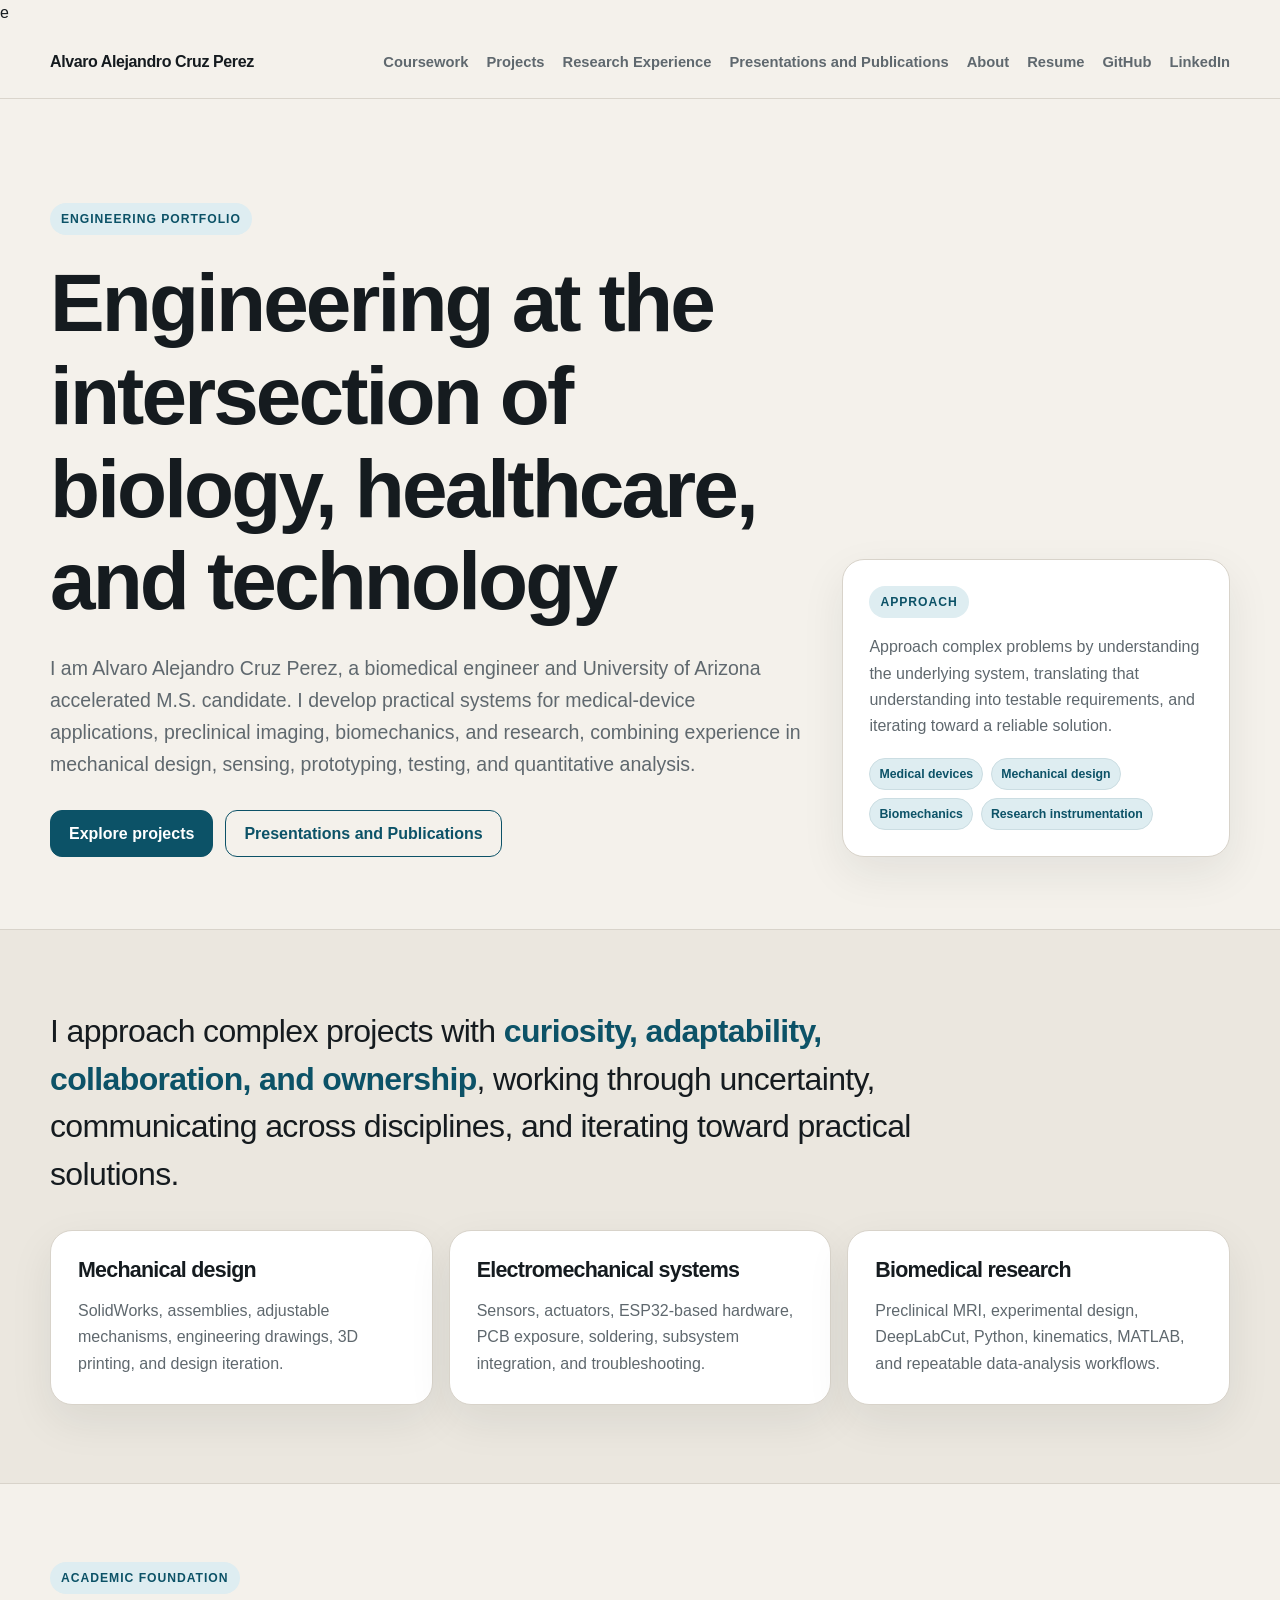
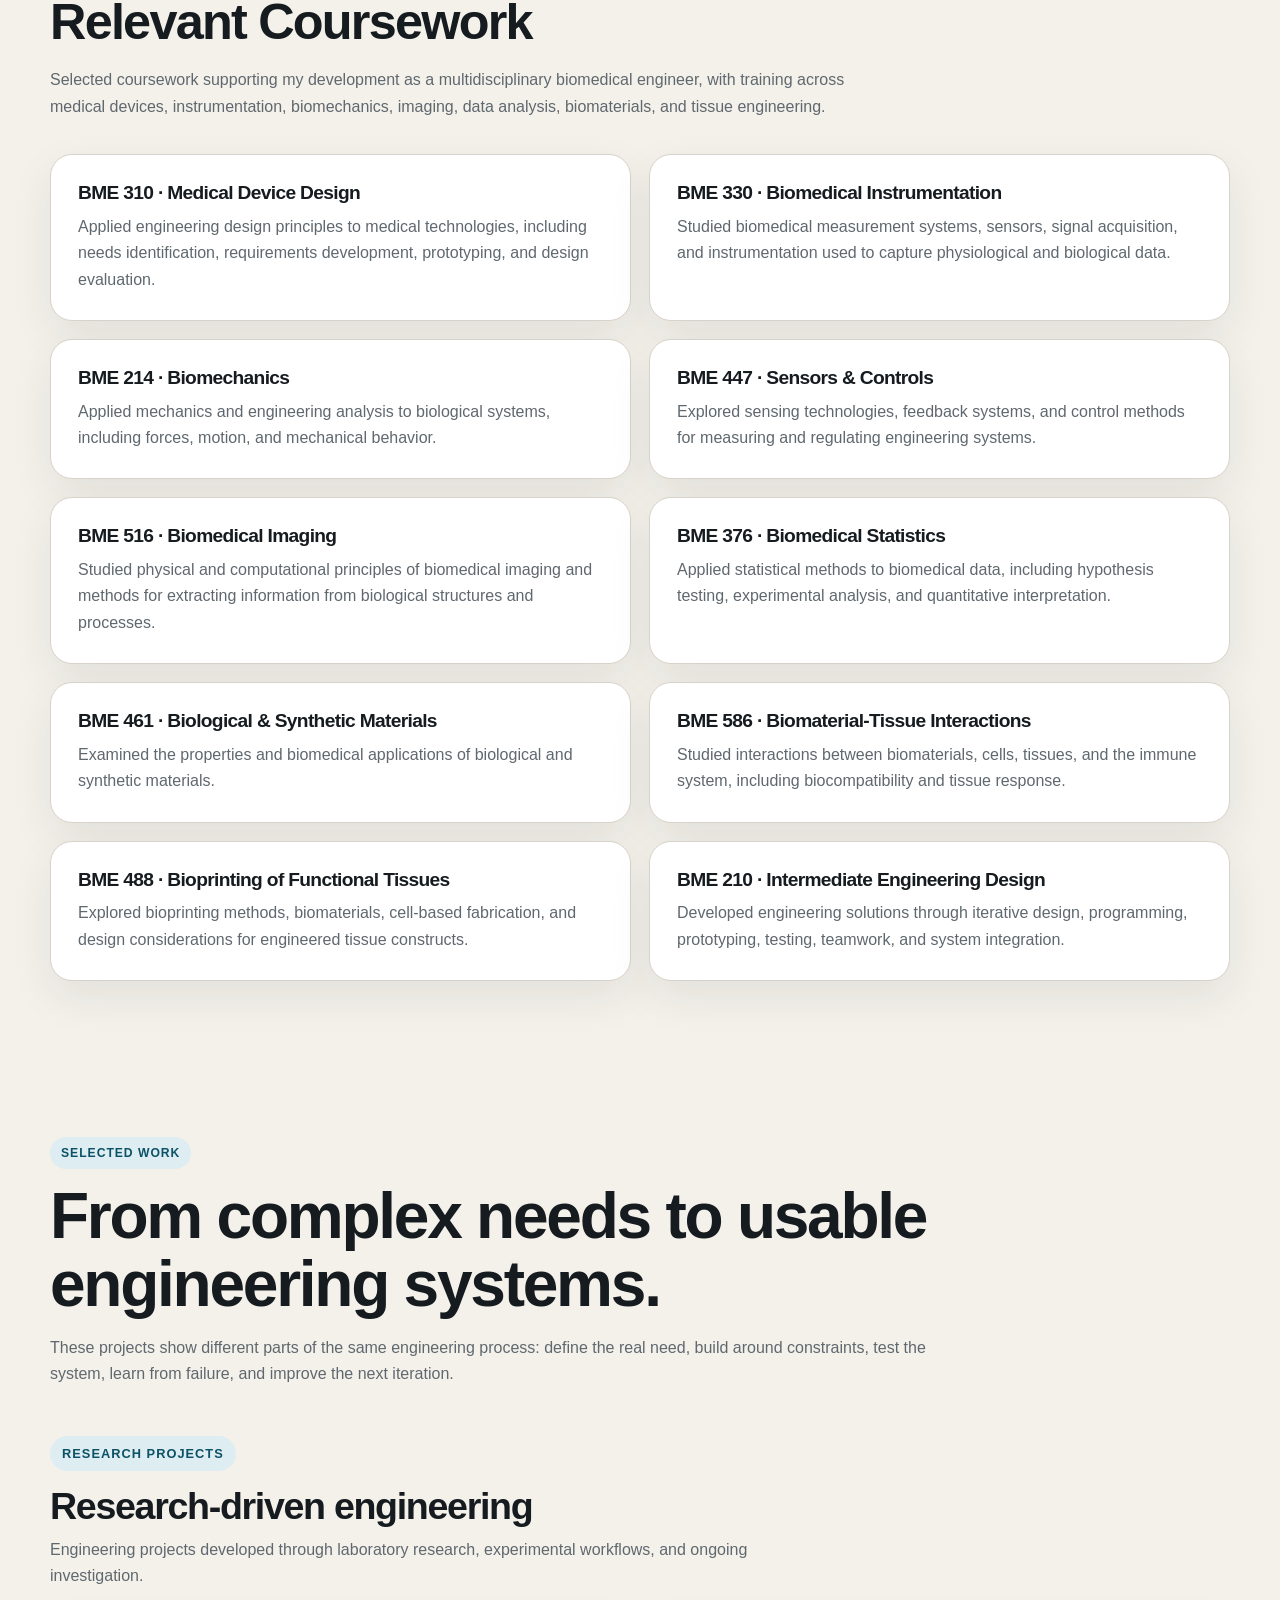
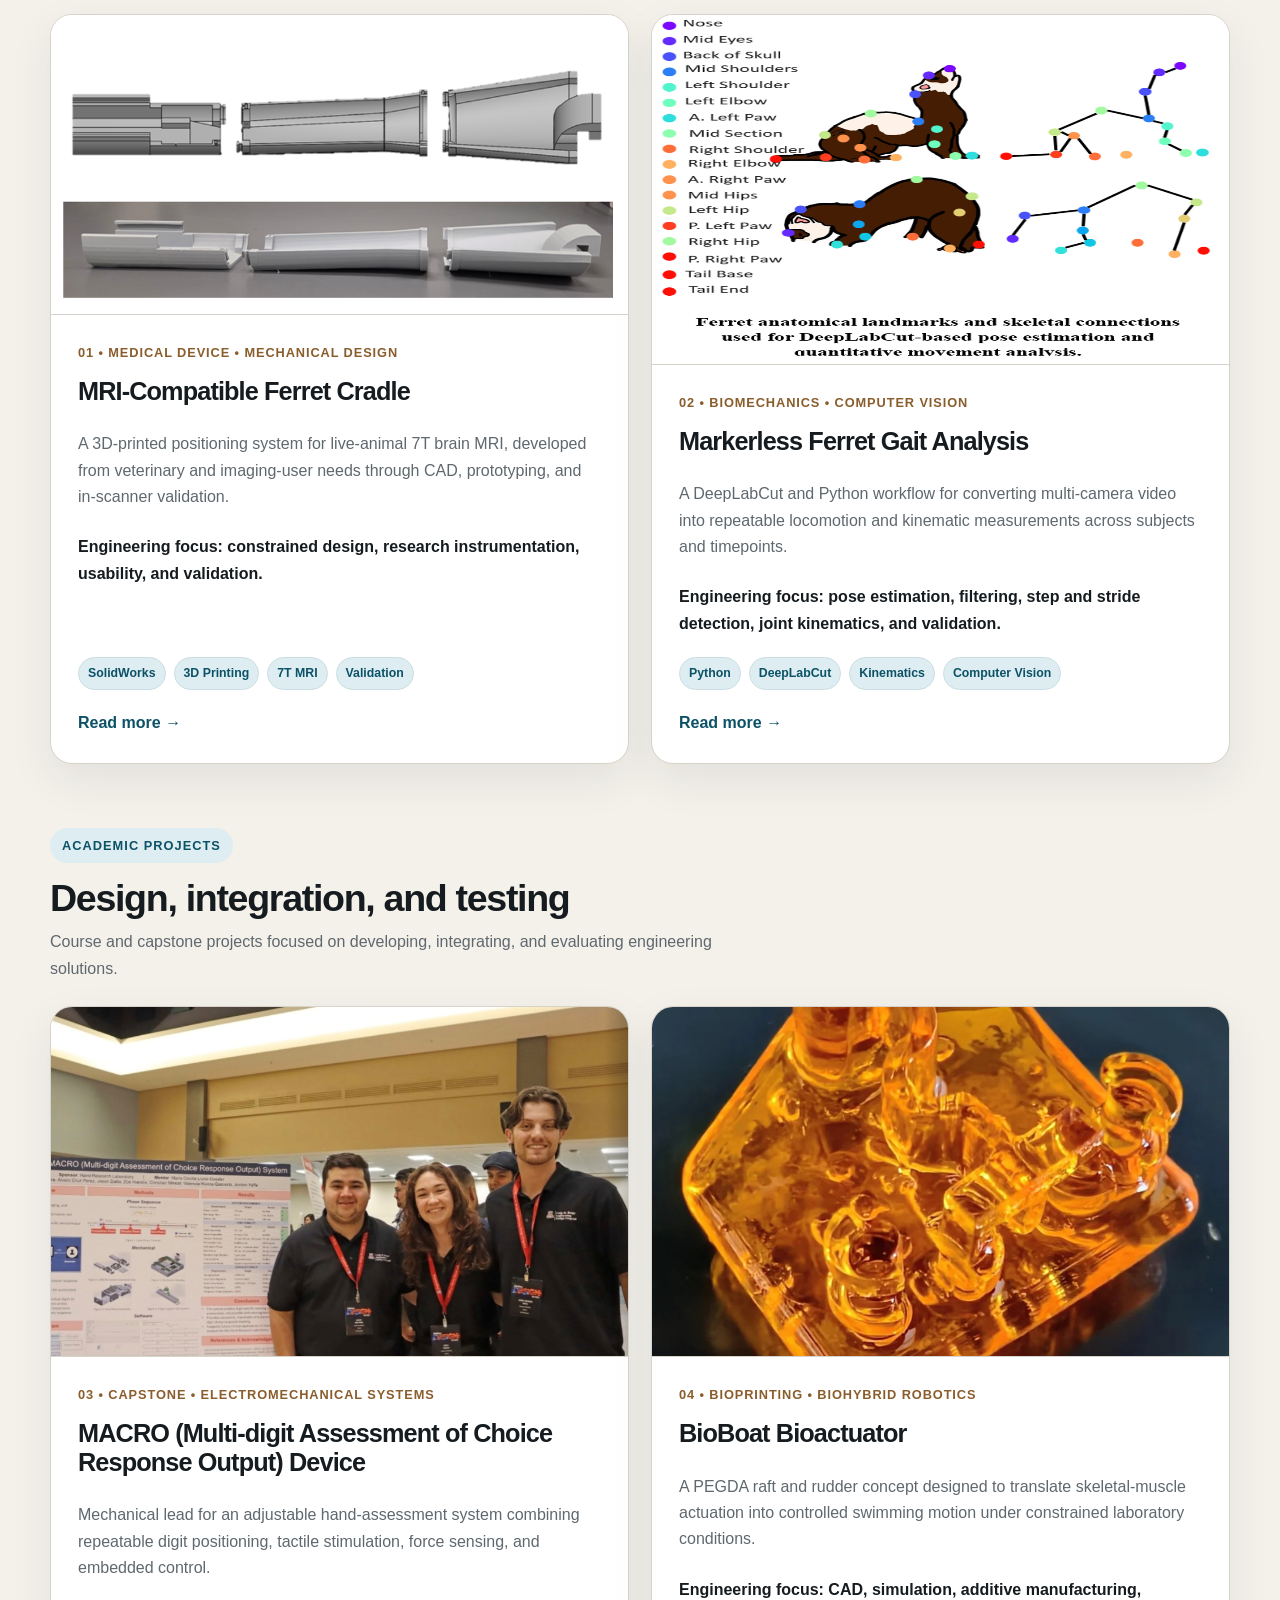
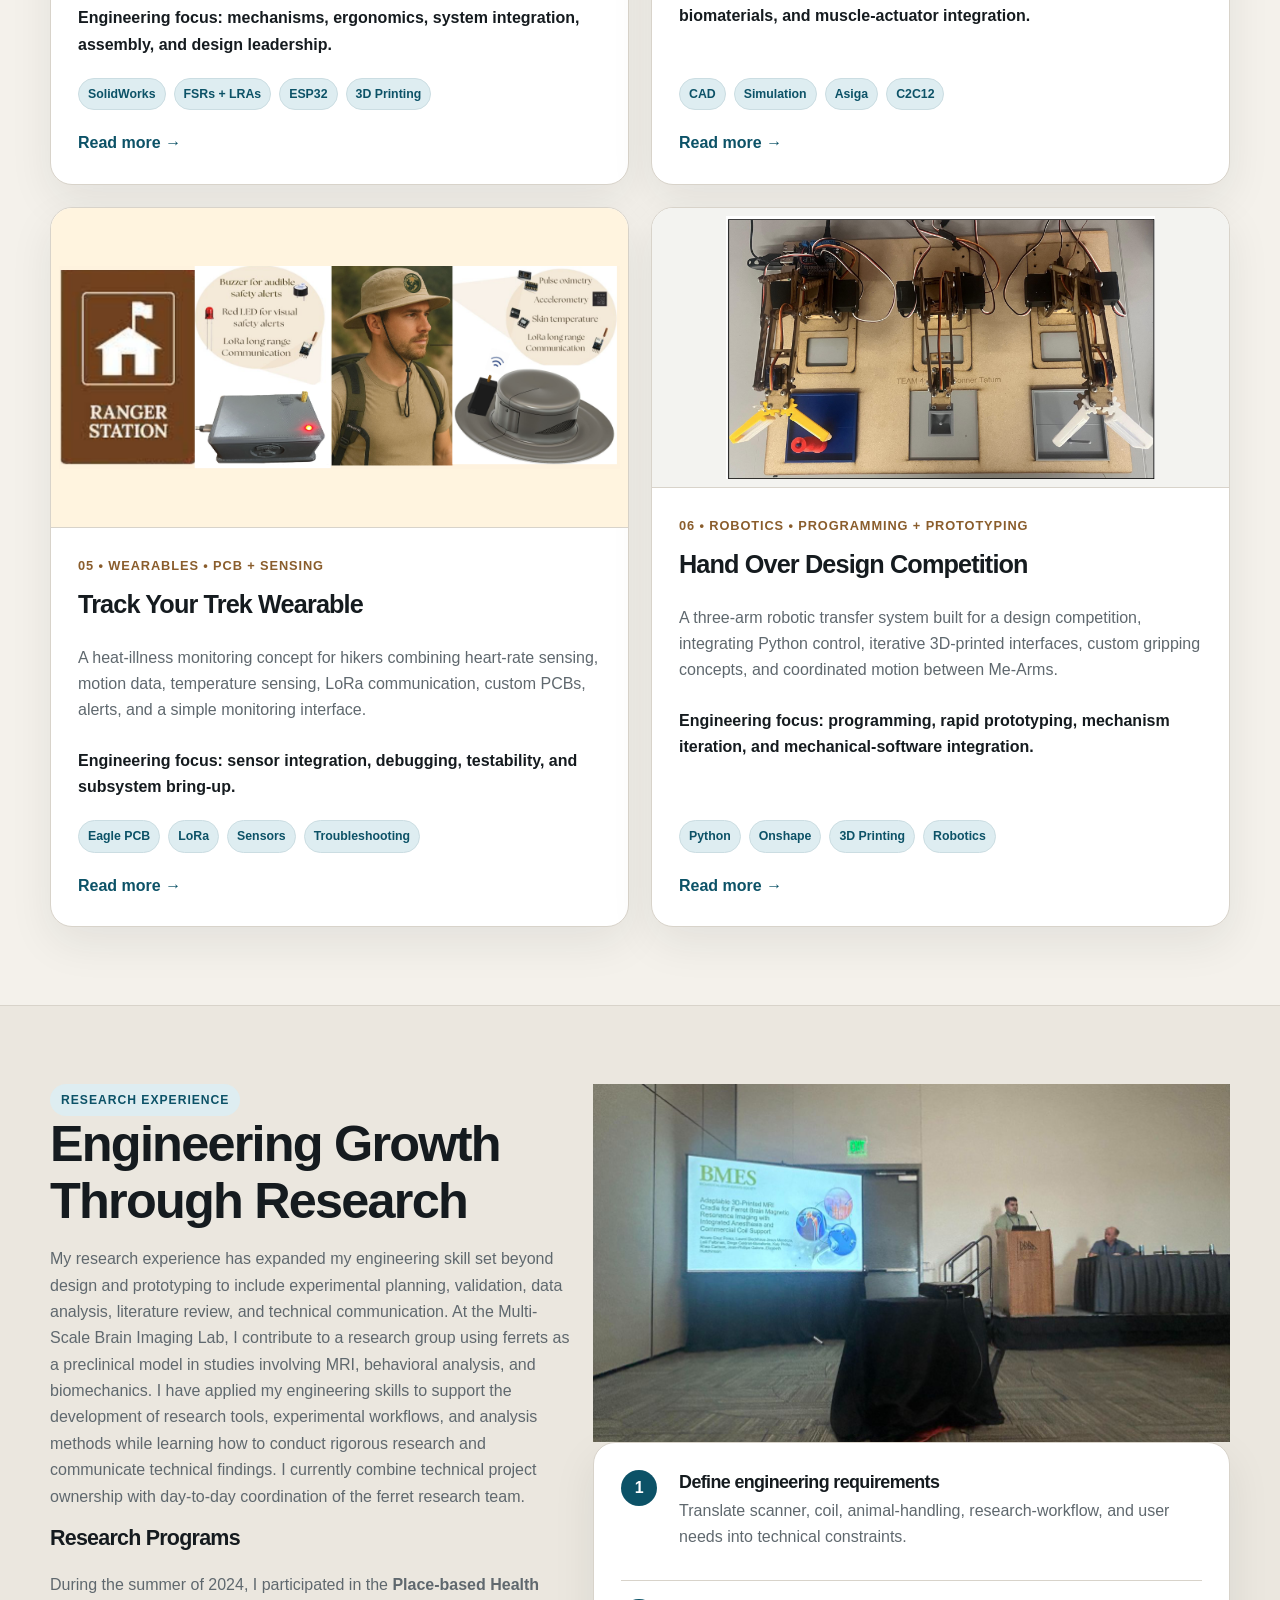
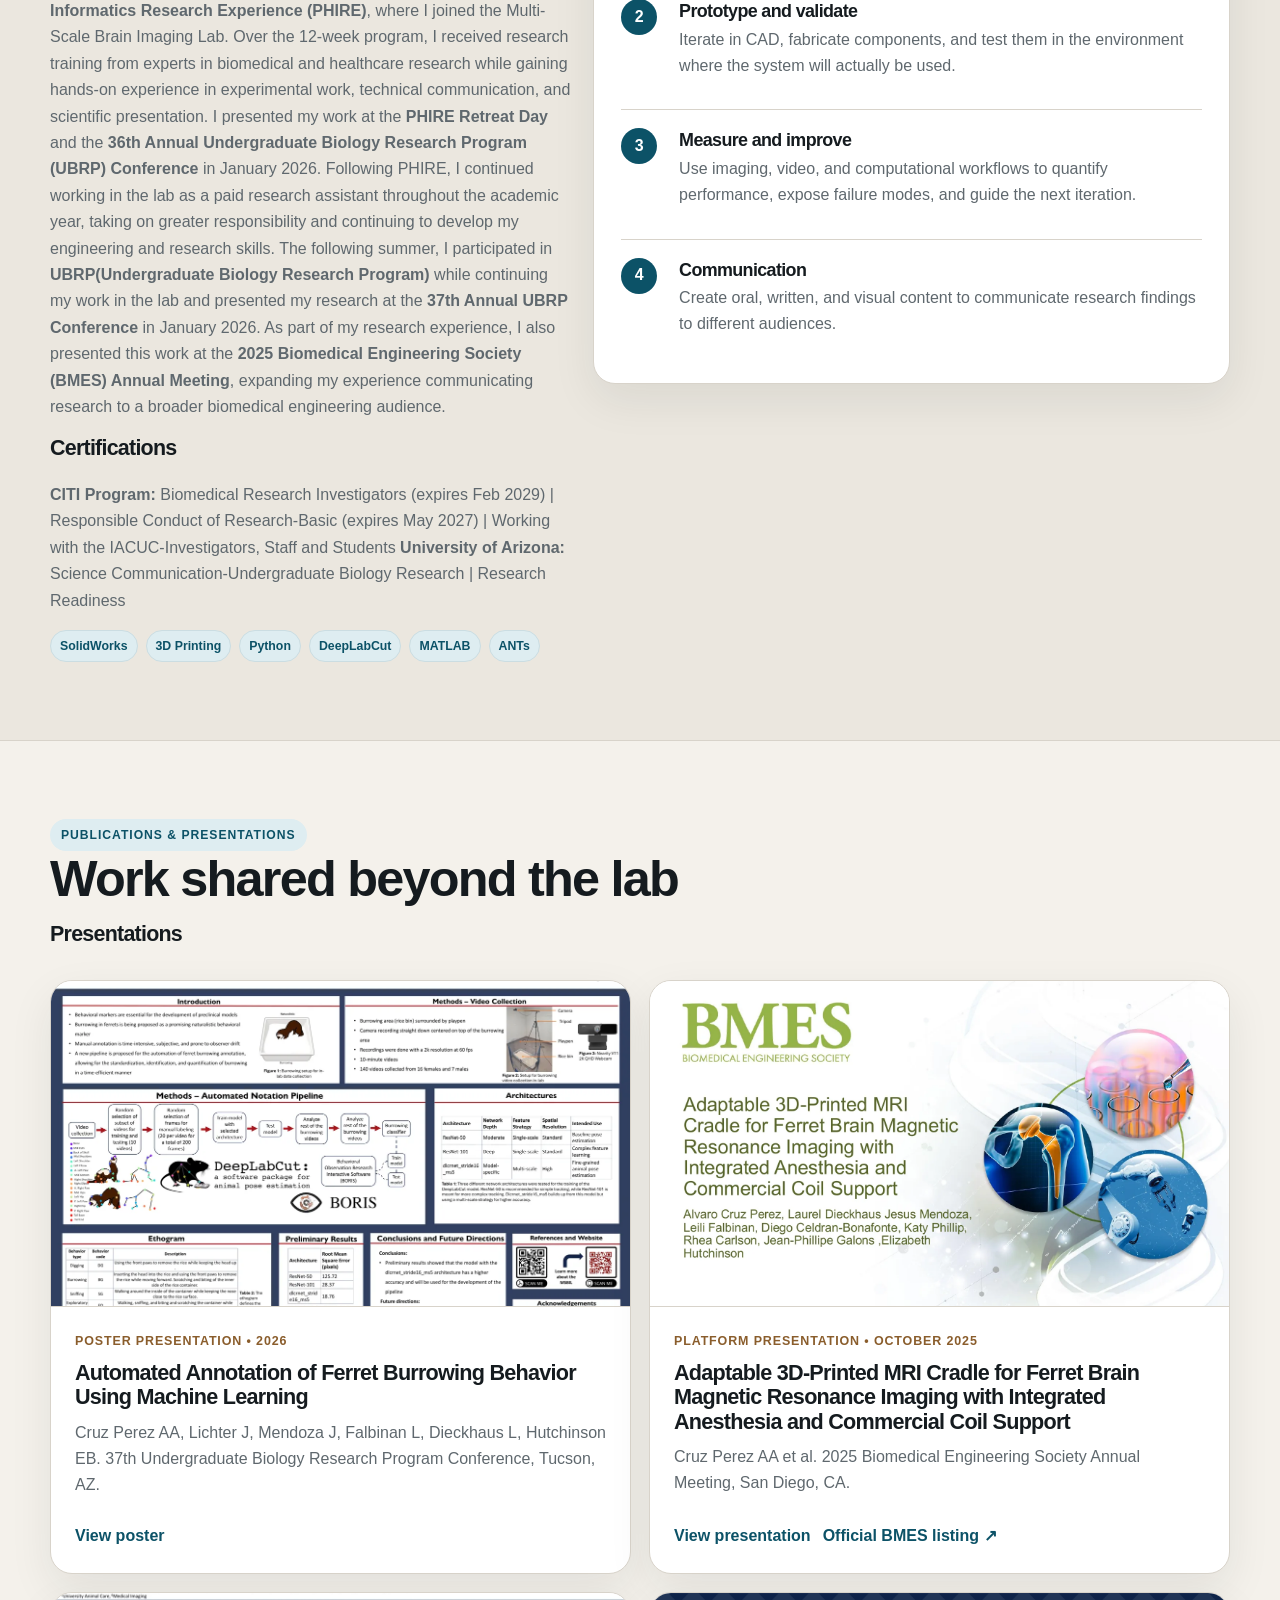
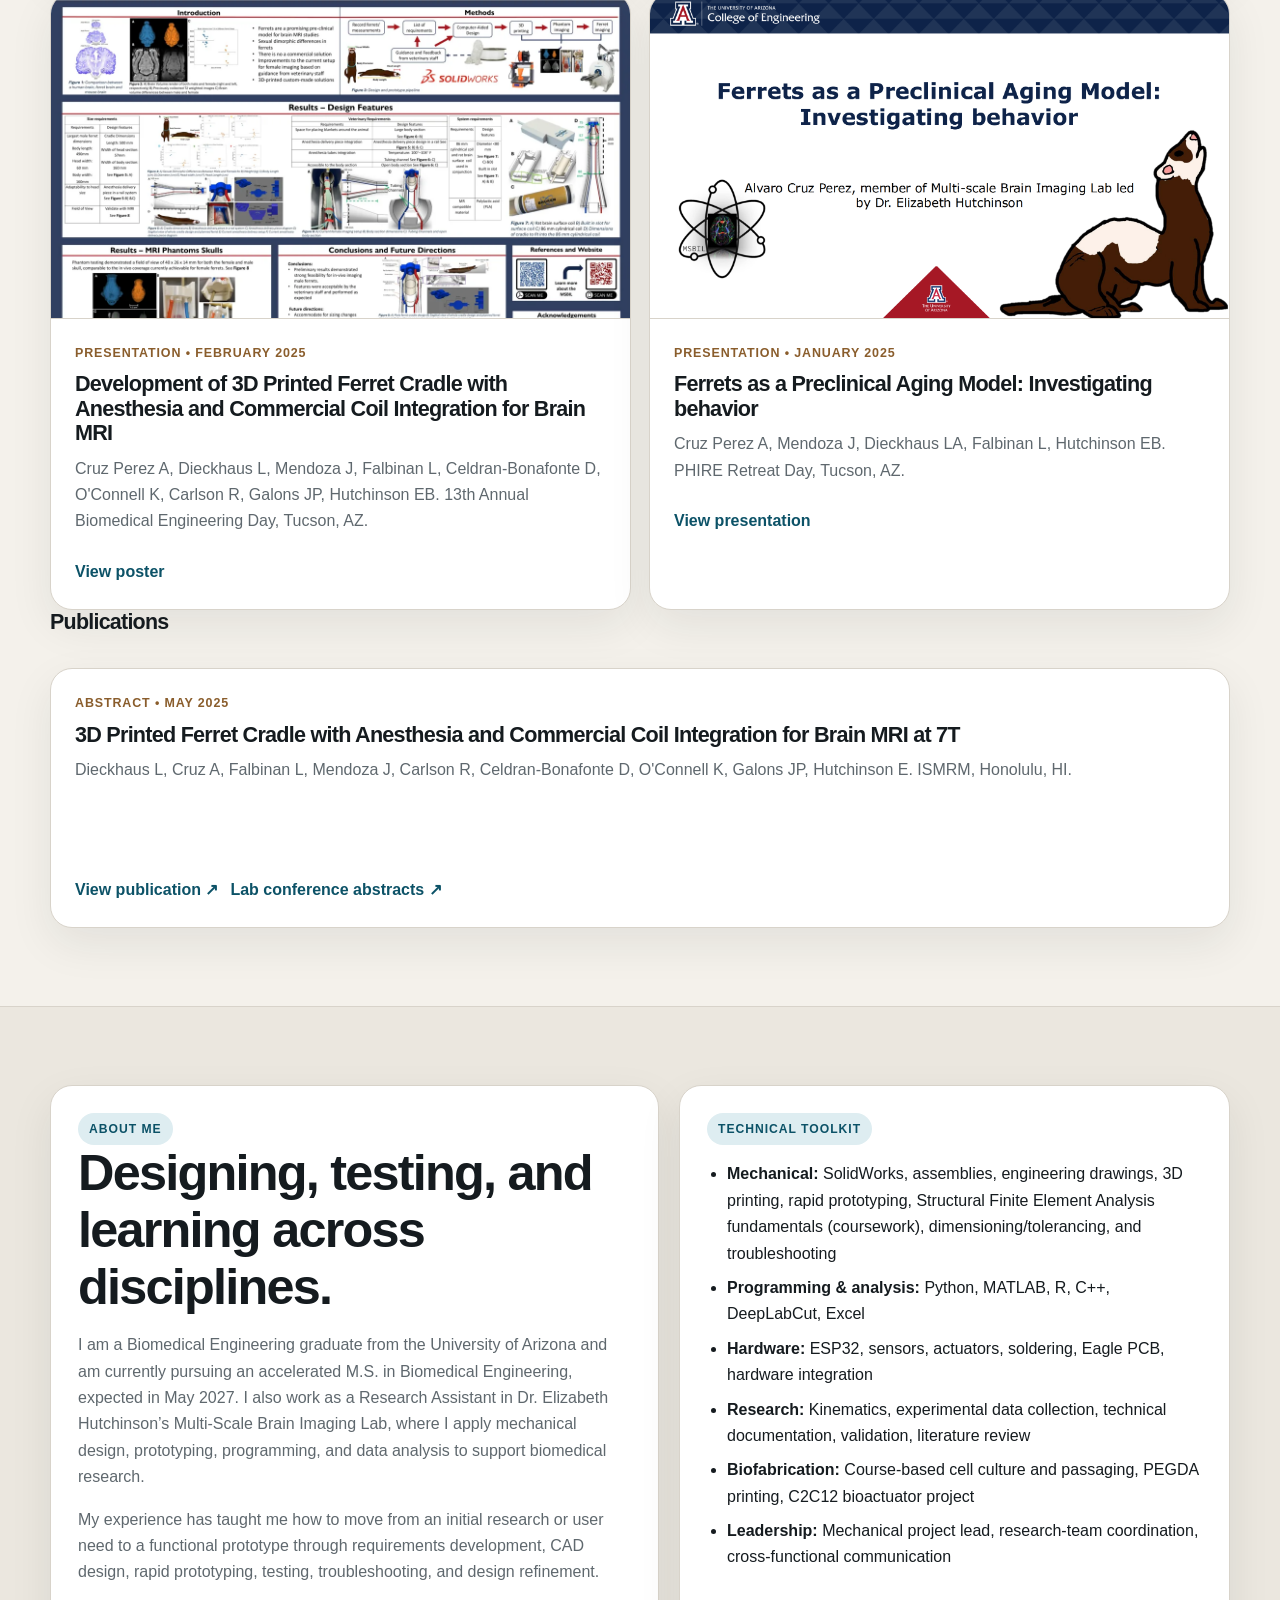
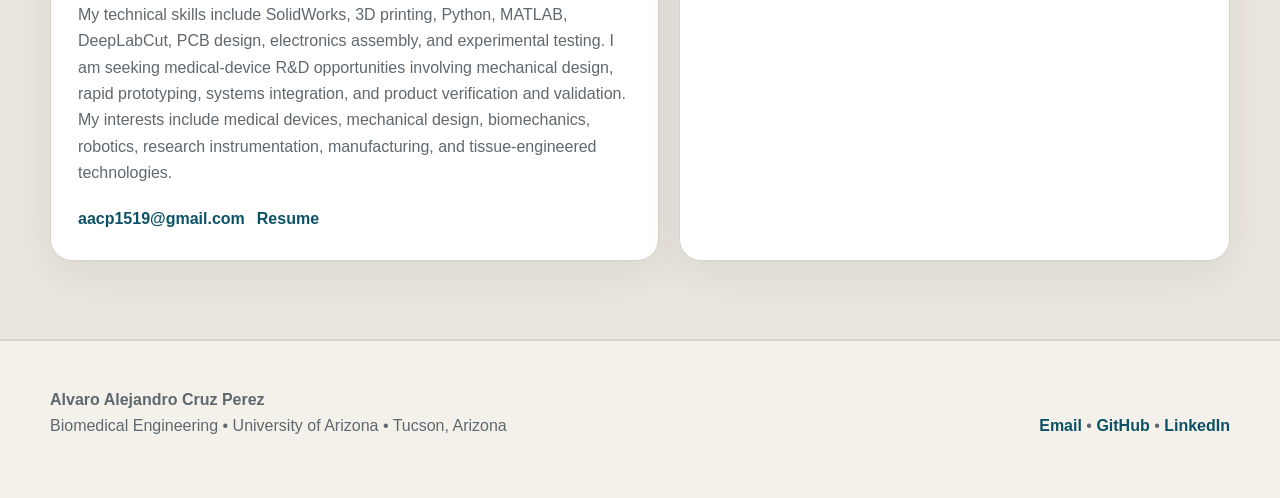
<file: index.html>
e<!doctype html>
<html lang="en">
<head>
  <meta charset="utf-8">
  <meta name="viewport" content="width=device-width, initial-scale=1">
  <meta name="description" content="Biomedical engineering portfolio of Alvaro Cruz Perez: medical devices, mechanical design, research instrumentation, biomechanics, prototyping, and quantitative analysis.">
  <title>Alvaro Alejandro Cruz Perez | Engineering Portfolio</title>
  <link rel="stylesheet" href="assets/styles.css">
</head>
<body>
<header class="site-header">
  <nav class="container nav" aria-label="Primary navigation">
    <a class="brand" href="#top">Alvaro Alejandro Cruz Perez</a>
    <div class="nav-links">
      <a href="#coursework">Coursework</a>
      <a href="#projects">Projects</a>
      <a href="#research">Research Experience</a>
      <a href="#outputs">Presentations and Publications</a>
      <a href="#about">About</a>
      <a href="resume/Alvaro_Cruz_Perez_Resume.pdf">Resume</a>
      <a href="https://github.com/AlvaroCruz15" target="_blank" rel="noopener">GitHub</a>
      <a href="https://www.linkedin.com/in/alvaro-cruz-perez-540413274/" target="_blank" rel="noopener">LinkedIn</a>
    </div>
  </nav>
</header>

<main id="top">
<section class="hero">
  <div class="container hero-grid">
    <div>
      <span class="eyebrow">Engineering Portfolio</span>
      <h1>Engineering at the intersection of biology, healthcare, and technology</h1>
      <p class="hero-copy">
        I am Alvaro Alejandro Cruz Perez, a biomedical engineer and University of Arizona accelerated M.S. candidate.
        I develop practical systems for medical-device applications, preclinical imaging, biomechanics, and research, 
        combining experience in mechanical design, sensing, prototyping, testing, and quantitative analysis.
      </p>
      <div class="actions">
        <a class="button" href="#projects">Explore projects</a>
        <a class="button secondary" href="#outputs">Presentations and Publications</a>
      </div>
    </div>
    <aside class="hero-panel" aria-label="Current engineering focus">
      <span class="eyebrow">Approach</span>
      <p style="margin-top:16px">
        Approach complex problems by understanding the underlying system, translating that understanding into testable requirements, and iterating toward a reliable solution.
      </p>
      <div class="focus-list">
        <span class="tag">Medical devices</span>
        <span class="tag">Mechanical design</span>
        <span class="tag">Biomechanics</span>
        <span class="tag">Research instrumentation</span>
      </div>
    </aside>
  </div>
</section>

<section class="section alt">
  <div class="container">
    <p class="statement">
      I approach complex projects with <strong>curiosity, adaptability, collaboration, and ownership</strong>, working through uncertainty, 
      communicating across disciplines, and iterating toward practical solutions.
    </p>
    <div class="capability-grid">
      <article class="card capability">
        <h3>Mechanical design</h3>
        <p>SolidWorks, assemblies, adjustable mechanisms, engineering drawings, 3D printing, and design iteration.</p>
      </article>
      <article class="card capability">
        <h3>Electromechanical systems</h3>
        <p>Sensors, actuators, ESP32-based hardware, PCB exposure, soldering, subsystem integration, and troubleshooting.</p>
      </article>
      <article class="card capability">
        <h3>Biomedical research</h3>
        <p> Preclinical MRI, experimental design, DeepLabCut, Python, kinematics, MATLAB, and repeatable data-analysis workflows.</p>
      </article>
    </div>
  </div>
</section>
<section class="section" id="coursework">
  <div class="container">

    <div class="section-head">
      <span class="eyebrow">Academic Foundation</span>
      <h2>Relevant Coursework</h2>
      <p>
        Selected coursework supporting my development as a multidisciplinary biomedical engineer,
        with training across medical devices, instrumentation, biomechanics, imaging, data analysis,
        biomaterials, and tissue engineering.
      </p>
    </div>

    <div class="coursework-grid">

      <div class="card course-card">
        <h3>BME 310 · Medical Device Design</h3>
        <p>
          Applied engineering design principles to medical technologies, including needs identification,
          requirements development, prototyping, and design evaluation.
        </p>
      </div>

      <div class="card course-card">
        <h3>BME 330 · Biomedical Instrumentation</h3>
        <p>
          Studied biomedical measurement systems, sensors, signal acquisition, and instrumentation
          used to capture physiological and biological data.
        </p>
      </div>

      <div class="card course-card">
        <h3>BME 214 · Biomechanics</h3>
        <p>
          Applied mechanics and engineering analysis to biological systems, including forces,
          motion, and mechanical behavior.
        </p>
      </div>

      <div class="card course-card">
        <h3>BME 447 · Sensors & Controls</h3>
        <p>
          Explored sensing technologies, feedback systems, and control methods for measuring
          and regulating engineering systems.
        </p>
      </div>

      <div class="card course-card">
        <h3>BME 516 · Biomedical Imaging</h3>
        <p>
          Studied physical and computational principles of biomedical imaging and methods for
          extracting information from biological structures and processes.
        </p>
      </div>

      <div class="card course-card">
        <h3>BME 376 · Biomedical Statistics</h3>
        <p>
          Applied statistical methods to biomedical data, including hypothesis testing,
          experimental analysis, and quantitative interpretation.
        </p>
      </div>

      <div class="card course-card">
        <h3>BME 461 · Biological & Synthetic Materials</h3>
        <p>
          Examined the properties and biomedical applications of biological and synthetic materials.
        </p>
      </div>

      <div class="card course-card">
        <h3>BME 586 · Biomaterial-Tissue Interactions</h3>
        <p>
          Studied interactions between biomaterials, cells, tissues, and the immune system,
          including biocompatibility and tissue response.
        </p>
      </div>

      <div class="card course-card">
        <h3>BME 488 · Bioprinting of Functional Tissues</h3>
        <p>
          Explored bioprinting methods, biomaterials, cell-based fabrication, and design
          considerations for engineered tissue constructs.
        </p>
      </div>

      <div class="card course-card">
        <h3>BME 210 · Intermediate Engineering Design</h3>
        <p>
          Developed engineering solutions through iterative design, programming, prototyping,
          testing, teamwork, and system integration.
        </p>
      </div>

    </div>

  </div>
</section>
<section class="section" id="projects">
  <div class="container">
    <div class="section-head projects-section-head">
      <span class="eyebrow">Selected Work</span>
      <h2 class="projects-main-title">From complex needs to usable engineering systems.</h2>
      <p>
        These projects show different parts of the same engineering process: define the real need, build around constraints,
        test the system, learn from failure, and improve the next iteration.
      </p>
    </div>

    <!-- RESEARCH PROJECTS -->
    <div class="project-group-heading">
      <span class="eyebrow">Research Projects</span>
      <h3>Research-driven engineering</h3>
      <p>Engineering projects developed through laboratory research, experimental workflows, and ongoing investigation.</p>
    </div>

    <div class="project-grid">
      <article class="card project-card project-card-visual">
        <div class="project-visual cradle-visual">
          <img src="assets/images/cradle-main.png" alt="MRI-compatible ferret cradle research poster" loading="lazy">
        </div>
        <div class="project-card-body">
          <div class="project-number">01 • Medical device • Mechanical design</div>
          <h3>MRI-Compatible Ferret Cradle</h3>
          <p>A 3D-printed positioning system for live-animal 7T brain MRI, developed from veterinary and imaging-user needs through CAD, prototyping, and in-scanner validation.</p>
          <p class="lesson">Engineering focus: constrained design, research instrumentation, usability, and validation.</p>
          <div class="tags"><span class="tag">SolidWorks</span><span class="tag">3D Printing</span><span class="tag">7T MRI</span><span class="tag">Validation</span></div>
          <a class="card-link" href="projects/cradle.html">Read more →</a>
        </div>
      </article>

      <article class="card project-card project-card-visual">
        <div class="project-visual gait-visual">
          <img src="assets/images/MAKERLESS.png" alt="MRI-compatible ferret cradle research poster" loading="lazy">
        </div>
        <div class="project-card-body">
          <div class="project-number">02 • Biomechanics • Computer vision</div>
          <h3>Markerless Ferret Gait Analysis</h3>
          <p>A DeepLabCut and Python workflow for converting multi-camera video into repeatable locomotion and kinematic measurements across subjects and timepoints.</p>
          <p class="lesson">Engineering focus: pose estimation, filtering, step and stride detection, joint kinematics, and validation.</p>
          <div class="tags"><span class="tag">Python</span><span class="tag">DeepLabCut</span><span class="tag">Kinematics</span><span class="tag">Computer Vision</span></div>
          <a class="card-link" href="projects/gait.html">Read more →</a>
        </div>
      </article>
    </div>

    <!-- ACADEMIC PROJECTS -->
    <div class="project-group-heading academic-heading">
      <span class="eyebrow">Academic Projects</span>
      <h3>Design, integration, and testing</h3>
      <p>Course and capstone projects focused on developing, integrating, and evaluating engineering solutions.</p>
    </div>

    <div class="project-grid">
      <article class="card project-card project-card-visual">
        <div class="project-visual macro-visual">
          <img src="assets/images/macro.png" alt="MRI-compatible ferret cradle research poster" loading="lazy">
        </div>
        <div class="project-card-body">
          <div class="project-number">03 • Capstone • Electromechanical systems</div>
          <h3>MACRO (Multi-digit Assessment of Choice Response Output) Device</h3>
          <p>Mechanical lead for an adjustable hand-assessment system combining repeatable digit positioning, tactile stimulation, force sensing, and embedded control.</p>
          <p class="lesson">Engineering focus: mechanisms, ergonomics, system integration, assembly, and design leadership.</p>
          <div class="tags"><span class="tag">SolidWorks</span><span class="tag">FSRs + LRAs</span><span class="tag">ESP32</span><span class="tag">3D Printing</span></div>
          <a class="card-link" href="projects/macro.html">Read more →</a>
        </div>
      </article>

      <article class="card project-card project-card-visual">
        <div class="project-visual bioboat-visual">
          <img src="assets/images/bioboat-prototype.webp" alt="BioBoat bioactuator prototype" loading="lazy">
        </div>
        <div class="project-card-body">
          <div class="project-number">04 • Bioprinting • Biohybrid robotics</div>
          <h3>BioBoat Bioactuator</h3>
          <p>A PEGDA raft and rudder concept designed to translate skeletal-muscle actuation into controlled swimming motion under constrained laboratory conditions.</p>
          <p class="lesson">Engineering focus: CAD, simulation, additive manufacturing, biomaterials, and muscle-actuator integration.</p>
          <div class="tags"><span class="tag">CAD</span><span class="tag">Simulation</span><span class="tag">Asiga</span><span class="tag">C2C12</span></div>
          <a class="card-link" href="projects/bioboat.html">Read more →</a>
        </div>
      </article>

      <article class="card project-card project-card-visual">
        <div class="project-visual wearable-visual">
          <img src="assets/images/wearable-system.png" alt="Track Your Trek wearable monitoring system" loading="lazy">
        </div>
        <div class="project-card-body">
          <div class="project-number">05 • Wearables • PCB + sensing</div>
          <h3>Track Your Trek Wearable</h3>
          <p>A heat-illness monitoring concept for hikers combining heart-rate sensing, motion data, temperature sensing, LoRa communication, custom PCBs, alerts, and a simple monitoring interface.</p>
          <p class="lesson">Engineering focus: sensor integration, debugging, testability, and subsystem bring-up.</p>
          <div class="tags"><span class="tag">Eagle PCB</span><span class="tag">LoRa</span><span class="tag">Sensors</span><span class="tag">Troubleshooting</span></div>
          <a class="card-link" href="projects/wearable.html">Read more →</a>
        </div>
      </article>

      <article class="card project-card project-card-visual">
        <div class="project-visual handover-visual">
          <img src="assets/images/handover-system.png" alt="Hand Over three-arm robotic transfer system" loading="lazy">
        </div>
        <div class="project-card-body">
          <div class="project-number">06 • Robotics • Programming + prototyping</div>
          <h3>Hand Over Design Competition</h3>
          <p>A three-arm robotic transfer system built for a design competition, integrating Python control, iterative 3D-printed interfaces, custom gripping concepts, and coordinated motion between Me-Arms.</p>
          <p class="lesson">Engineering focus: programming, rapid prototyping, mechanism iteration, and mechanical-software integration.</p>
          <div class="tags"><span class="tag">Python</span><span class="tag">Onshape</span><span class="tag">3D Printing</span><span class="tag">Robotics</span></div>
          <a class="card-link" href="projects/handover.html">Read more →</a>
        </div>
      </article>
    </div>
  </div>
</section>

<section class="section alt" id="research">
  <div class="container research-overview">
    <div class="section-head" style="margin-bottom:0">
      <span class="eyebrow">Research Experience</span>
      <h2>Engineering Growth Through Research</h2>
      <p>
       My research experience has expanded my engineering skill set beyond design and prototyping to include experimental planning, 
        validation, data analysis, literature review, and technical communication. At the Multi-Scale Brain 
        Imaging Lab, I contribute to a research group using ferrets as a preclinical model in studies involving MRI, behavioral 
        analysis, and biomechanics. I have applied my engineering skills to support the development of research tools, experimental 
        workflows, and analysis methods while learning how to conduct rigorous research and communicate technical findings. I currently 
        combine technical project ownership with day-to-day coordination of the ferret research team.
      </p>
      <h3>Research Programs</h3>
      <p>
      During the summer of 2024, I participated in the <strong>Place-based Health Informatics Research Experience (PHIRE)</strong>, where I joined the 
      Multi-Scale Brain Imaging Lab. Over the 12-week program, I received research training from experts in biomedical and healthcare 
      research while gaining hands-on experience in experimental work, technical communication, and scientific presentation. I presented 
      my work at the <strong>PHIRE Retreat Day</strong> and the <strong>36th Annual Undergraduate Biology Research Program (UBRP) Conference</strong> in January 2026.

      Following PHIRE, I continued working in the lab as a paid research assistant throughout the academic year, taking on greater responsibility 
      and continuing to develop my engineering and research skills. The following summer, I participated in <strong>UBRP(Undergraduate Biology Research Program)</strong> while continuing my work in the 
      lab and presented my research at the <strong>37th Annual UBRP Conference</strong> in January 2026. 
        
      As part of my research experience, I also presented this work at the <strong>2025 Biomedical Engineering Society (BMES) Annual Meeting</strong>, expanding my 
      experience communicating research to a broader biomedical engineering audience.
      </p>
      <h3>Certifications</h3>
      <p>
      <strong>CITI Program:</strong> Biomedical Research Investigators (expires Feb 2029) | Responsible Conduct of Research-Basic (expires May 2027) | Working with the IACUC-Investigators, Staff and Students
      <strong>University of Arizona:</strong> Science Communication-Undergraduate Biology Research | Research Readiness
      </p>
      <div class="tags">
        <span class="tag">SolidWorks</span><span class="tag">3D Printing</span><span class="tag">Python</span>
        <span class="tag">DeepLabCut</span><span class="tag">MATLAB</span><span class="tag">ANTs</span>
      </div>
    </div>
  
    <div class="research-right">

  <div class="research-photo">
    <img src="assets/images/bmes.jpg"
         alt="Presenting research from the Multi-Scale Brain Imaging Lab">
  </div>

  <div class="card research-steps">
    <div class="step">
      <div class="step-number">1</div>
      <div>
        <h3>Define engineering requirements</h3>
        <p>Translate scanner, coil, animal-handling, research-workflow, and user needs into technical constraints.</p>
      </div>
    </div>

    <div class="step">
      <div class="step-number">2</div>
      <div>
        <h3>Prototype and validate</h3>
        <p>Iterate in CAD, fabricate components, and test them in the environment where the system will actually be used.</p>
      </div>
    </div>

    <div class="step">
      <div class="step-number">3</div>
      <div>
        <h3>Measure and improve</h3>
        <p>Use imaging, video, and computational workflows to quantify performance, expose failure modes, and guide the next iteration.</p>
      </div>
    </div>

    <div class="step">
      <div class="step-number">4</div>
      <div>
        <h3>Communication</h3>
        <p>Create oral, written, and visual content to communicate research findings to different audiences.</p>
      </div>
    </div>
  </div>

</div>
</section>

<section class="section" id="outputs">
  <div class="container">
    <div class="section-head">
      <span class="eyebrow">Publications & Presentations</span>
      <h2>Work shared beyond the lab</h2>
      <h3>Presentations</h3>
    </div>

    <div class="output-grid">
      <article class="card output-card">
        <div class="output-image"><img src="assets/images/burrowing-poster-2026.webp" alt="Preview of the Automated Annotation of Ferret Burrowing Behavior Using Machine Learning poster" loading="lazy"></div>
        <div class="output-body">
          <div class="output-meta">Poster Presentation • 2026</div>
          <h3>Automated Annotation of Ferret Burrowing Behavior Using Machine Learning</h3>
          <p>Cruz Perez AA, Lichter J, Mendoza J, Falbinan L, Dieckhaus L, Hutchinson EB. 37th Undergraduate Biology Research Program Conference, Tucson, AZ.</p>
          <div class="output-links"><a href="research/Poster_UBRP_2026_Automated_Burrowing.pdf">View poster</a></div>
        </div>
      </article>

      <article class="card output-card">
        <div class="output-image"><img src="assets/images/bmes-title-2025.webp" alt="Title slide for the BMES 2025 MRI cradle presentation" loading="lazy"></div>
        <div class="output-body">
          <div class="output-meta">Platform Presentation • October 2025</div>
          <h3>Adaptable 3D-Printed MRI Cradle for Ferret Brain Magnetic Resonance Imaging with Integrated Anesthesia and Commercial Coil Support</h3>
          <p>Cruz Perez AA et al. 2025 Biomedical Engineering Society Annual Meeting, San Diego, CA.</p>
          <div class="output-links">
            <a href="research/BMES_2025_Ferret_Cradle_Presentation.pdf">View presentation</a>
            <a href="https://2025bmes.eventscribe.net/fsPopup.asp?PresentationID=1701368&efp=UkNBU1VWWlQyMDI3NQ&mode=presInfo" target="_blank" rel="noopener">Official BMES listing ↗</a>
          </div>
        </div>
      </article>

      <article class="card output-card">
        <div class="output-image"><img src="assets/images/cradle-poster-2025.webp" alt="Preview of the 2025 ferret MRI cradle research poster" loading="lazy"></div>
        <div class="output-body">
          <div class="output-meta">Presentation • February 2025</div>
          <h3>Development of 3D Printed Ferret Cradle with Anesthesia and Commercial Coil Integration for Brain MRI</h3>
          <p>Cruz Perez A, Dieckhaus L, Mendoza J, Falbinan L, Celdran-Bonafonte D, O'Connell K, Carlson R, Galons JP, Hutchinson EB. 13th Annual Biomedical Engineering Day, Tucson, AZ.</p>
          <div class="output-links"><a href="research/Poster_2025_Ferret_Cradle.pdf">View poster</a></div>
        </div>
      </article>

      <article class="card output-card text-only">
        <div class="output-image"><img src="assets/images/phire-retreat-day.png" alt="Preview of the presentation" loading="lazy"></div>
        <div class="output-body">
          <div>
            <div class="output-meta">Presentation • January 2025</div>
            <h3>Ferrets as a Preclinical Aging Model: Investigating behavior</h3>
            <p>Cruz Perez A, Mendoza J, Dieckhaus LA, Falbinan L, Hutchinson EB. PHIRE Retreat Day, Tucson, AZ.</p>
            <div class="output-links"><a href="research/Alvaro-Cruz-Perez-PHIRE-retreat-presentation.pdf">View presentation</a></div>
          </div>
        </div>
      </article>
    </div>
    <div class="section-head">
      <h3>Publications</h3>
    </div>
    <article class="card output-card text-only">
        <div class="output-body">
          <div>
            <div class="output-meta"> Abstract • May 2025</div>
            <h3>3D Printed Ferret Cradle with Anesthesia and Commercial Coil Integration for Brain MRI at 7T</h3>
            <p>Dieckhaus L, Cruz A, Falbinan L, Mendoza J, Carlson R, Celdran-Bonafonte D, O'Connell K, Galons JP, Hutchinson E. ISMRM, Honolulu, HI.</p>
          </div>
          <div class="output-links">
            <a href="https://archive.ismrm.org/2025/3182.html" target="_blank" rel="noopener">View publication ↗</a>
            <a href="https://msbil.arizona.edu/conference-abstracts" target="_blank" rel="noopener">Lab conference abstracts ↗</a>
          </div>
        </div>
      </article>
  </div>
</section>

<section class="section alt" id="about">
  <div class="container split">
    <div class="card">
      <span class="eyebrow">About Me</span>
      <h2>Designing, testing, and learning across disciplines.</h2>
      <p>
        I am a Biomedical Engineering graduate from the University of Arizona and am currently pursuing an accelerated M.S. in Biomedical Engineering, expected in May 2027. 
        I also work as a Research Assistant in Dr. Elizabeth Hutchinson’s Multi-Scale Brain Imaging Lab, where I apply mechanical design, prototyping, programming, and data 
        analysis to support biomedical research. </p>
       <p>My experience has taught me how to move from an initial research or user need to a functional prototype through requirements development, CAD design, rapid prototyping, 
        testing, troubleshooting, and design refinement.</p>
      <p>
        My technical skills include SolidWorks, 3D printing, Python, MATLAB, DeepLabCut, PCB design, electronics assembly, and experimental testing. I am seeking medical-device 
        R&D opportunities involving mechanical design, rapid prototyping, systems integration, and product verification and validation.
        
        My interests include medical devices, mechanical design, biomechanics, robotics, research instrumentation, manufacturing, and tissue-engineered technologies.
      </p>
      <div class="inline-links">
        <a href="mailto:aacp1519@gmail.com">aacp1519@gmail.com</a>
        <a href="resume/Alvaro_Cruz_Perez_Resume.pdf">Resume</a>
      </div>
    </div>

    <div class="card">
      <span class="eyebrow">Technical Toolkit</span>
      <ul class="list-clean">
        <li><strong>Mechanical:</strong> SolidWorks, assemblies, engineering drawings, 3D printing, rapid prototyping, 
          Structural Finite Element Analysis fundamentals (coursework), dimensioning/tolerancing, and troubleshooting</li>
        <li><strong>Programming & analysis:</strong> Python, MATLAB, R, C++, DeepLabCut, Excel</li>
        <li><strong>Hardware:</strong> ESP32, sensors, actuators, soldering, Eagle PCB, hardware integration</li>
        <li><strong>Research:</strong> Kinematics, experimental data collection, technical documentation, validation, literature review</li>
        <li><strong>Biofabrication:</strong> Course-based cell culture and passaging, PEGDA printing, C2C12 bioactuator project</li>
        <li><strong>Leadership:</strong> Mechanical project lead, research-team coordination, cross-functional communication</li>
      </ul>
    </div>
  </div>
</section>
</main>

<footer class="footer">
  <div class="container footer-grid">
    <div><strong>Alvaro Alejandro Cruz Perez</strong><br>Biomedical Engineering • University of Arizona • Tucson, Arizona</div>
    <div><a href="mailto:aacp1519@gmail.com">Email</a> • <a href="https://github.com/AlvaroCruz15" target="_blank" rel="noopener">GitHub</a> • <a href="https://www.linkedin.com/in/alvaro-cruz-perez-540413274/" target="_blank" rel="noopener">LinkedIn</a></div>
  </div>
</footer>
</body>
</html>
</file>
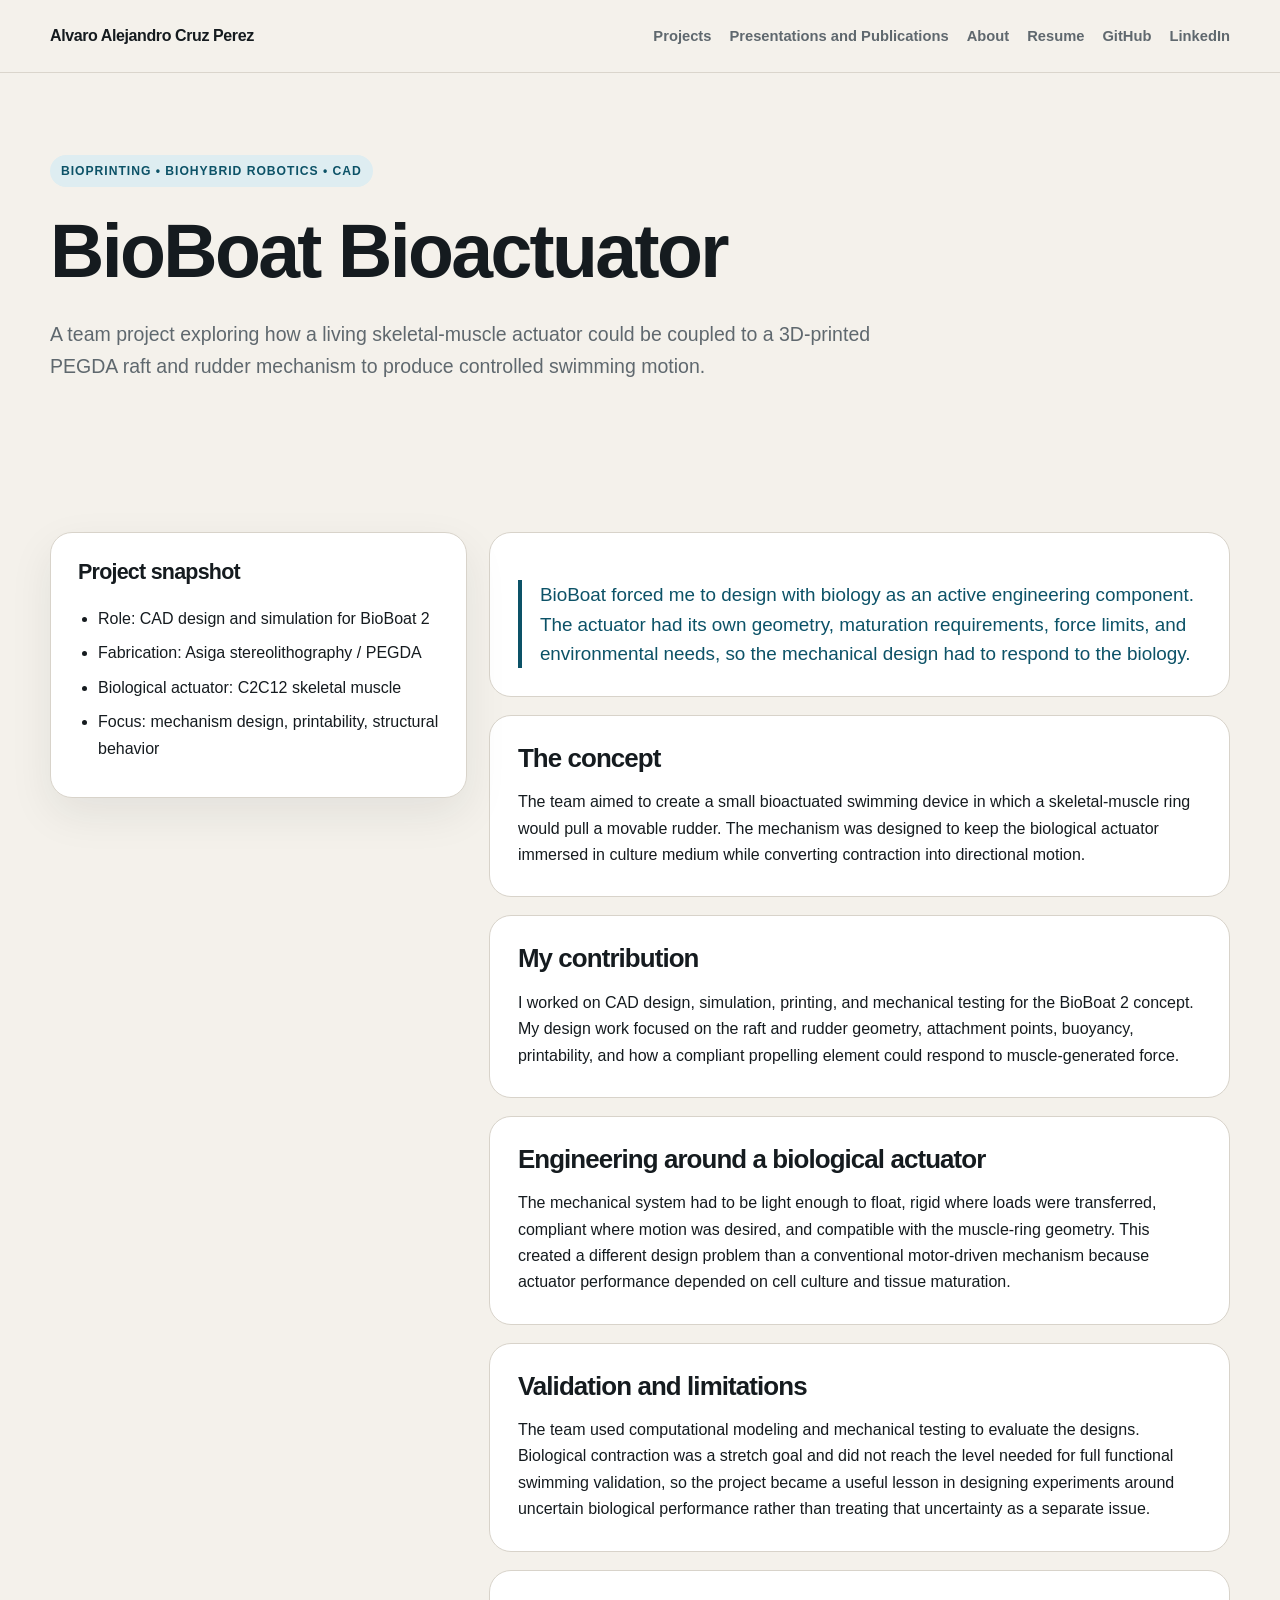
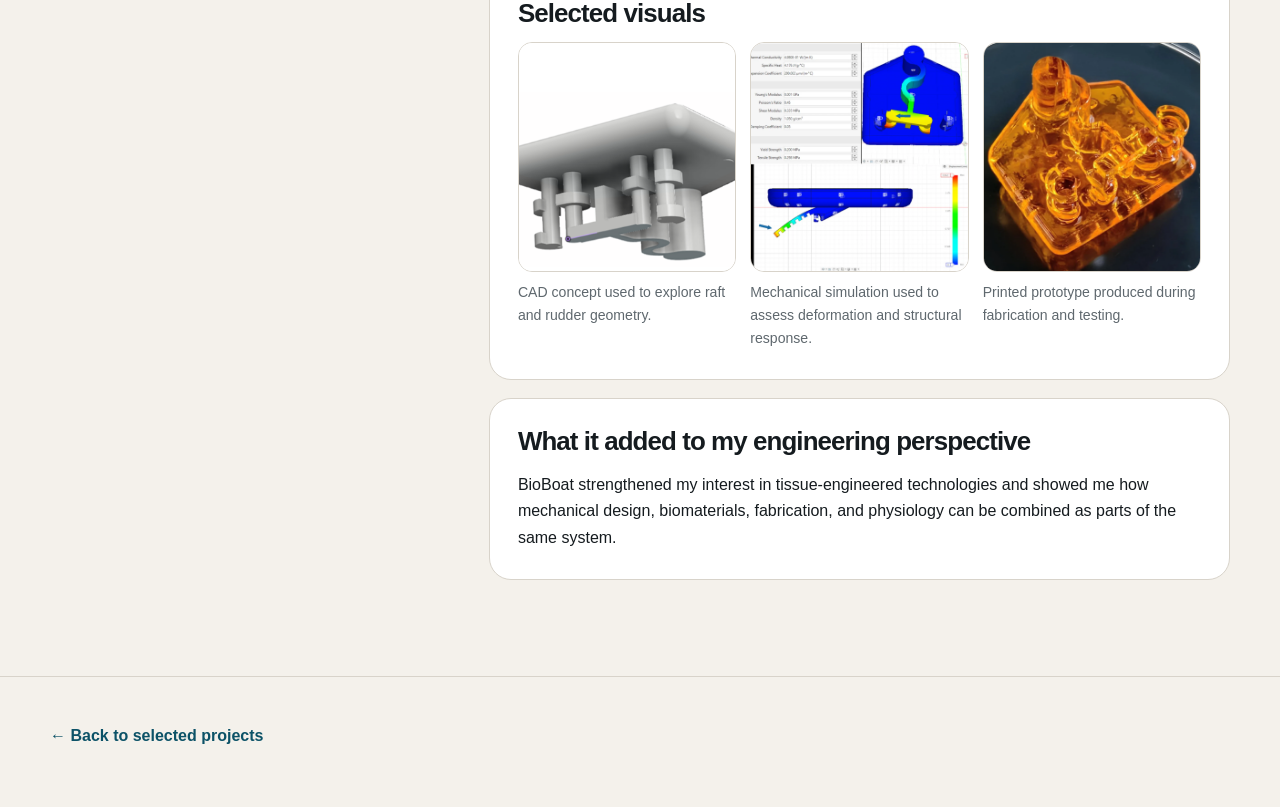
<file: projects/bioboat.html>
<!doctype html>
<html lang="en">
<head>
  <meta charset="utf-8">
  <meta name="viewport" content="width=device-width, initial-scale=1">
  <meta name="description" content="BioBoat biohybrid robotics and bioprinting project by Alvaro Alejandro Cruz Perez.">
  <title>BioBoat Bioactuator | Alvaro Alejandro Cruz Perez</title>
  <link rel="stylesheet" href="../assets/styles.css">
</head>
<body>
<header class="site-header"><nav class="container nav" aria-label="Primary navigation"><a class="brand" href="../index.html">Alvaro Alejandro Cruz Perez</a><div class="nav-links"><a href="../index.html#projects">Projects</a><a href="../index.html#outputs">Presentations and Publications</a><a href="../index.html#about">About</a><a href="../resume/Alvaro_Cruz_Perez_Resume.pdf">Resume</a><a href="https://github.com/AlvaroCruz15" target="_blank" rel="noopener">GitHub</a><a href="https://www.linkedin.com/in/alvaro-cruz-perez-540413274/" target="_blank" rel="noopener">LinkedIn</a></div></nav></header>
<main>
<section class="project-hero"><div class="container"><span class="eyebrow">Bioprinting • Biohybrid Robotics • CAD</span><h1>BioBoat Bioactuator</h1><p class="hero-copy">A team project exploring how a living skeletal-muscle actuator could be coupled to a 3D-printed PEGDA raft and rudder mechanism to produce controlled swimming motion.</p></div></section>
<section class="section"><div class="container case-grid">
  <aside class="case-sidebar"><div class="card"><h3>Project snapshot</h3><ul class="list-clean"><li>Role: CAD design and simulation for BioBoat 2</li><li>Fabrication: Asiga stereolithography / PEGDA</li><li>Biological actuator: C2C12 skeletal muscle</li><li>Focus: mechanism design, printability, structural behavior</li></ul></div></aside>
  <div>
    <section class="case-section"><p class="quote">BioBoat forced me to design with biology as an active engineering component. The actuator had its own geometry, maturation requirements, force limits, and environmental needs, so the mechanical design had to respond to the biology.</p></section>
    <section class="case-section"><h2>The concept</h2><p>The team aimed to create a small bioactuated swimming device in which a skeletal-muscle ring would pull a movable rudder. The mechanism was designed to keep the biological actuator immersed in culture medium while converting contraction into directional motion.</p></section>
    <section class="case-section"><h2>My contribution</h2><p>I worked on CAD design, simulation, printing, and mechanical testing for the BioBoat 2 concept. My design work focused on the raft and rudder geometry, attachment points, buoyancy, printability, and how a compliant propelling element could respond to muscle-generated force.</p></section>
    <section class="case-section"><h2>Engineering around a biological actuator</h2><p>The mechanical system had to be light enough to float, rigid where loads were transferred, compliant where motion was desired, and compatible with the muscle-ring geometry. This created a different design problem than a conventional motor-driven mechanism because actuator performance depended on cell culture and tissue maturation.</p></section>
    <section class="case-section"><h2>Validation and limitations</h2><p>The team used computational modeling and mechanical testing to evaluate the designs. Biological contraction was a stretch goal and did not reach the level needed for full functional swimming validation, so the project became a useful lesson in designing experiments around uncertain biological performance rather than treating that uncertainty as a separate issue.</p></section>
    <section class="case-section"><h2>Selected visuals</h2><div class="gallery-grid three">
      <figure class="figure-card"><img src="../assets/images/bioboat-cad.png" alt="CAD concept of a BioBoat raft and rudder mechanism"><figcaption>CAD concept used to explore raft and rudder geometry.</figcaption></figure>
      <figure class="figure-card"><img src="../assets/images/bioboat-simulation.webp" alt="Mechanical simulation visualization for a BioBoat design"><figcaption>Mechanical simulation used to assess deformation and structural response.</figcaption></figure>
      <figure class="figure-card"><img src="../assets/images/bioboat-prototype.webp" alt="3D-printed BioBoat prototype"><figcaption>Printed prototype produced during fabrication and testing.</figcaption></figure>
    </div></section>
    <section class="case-section"><h2>What it added to my engineering perspective</h2><p>BioBoat strengthened my interest in tissue-engineered technologies and showed me how mechanical design, biomaterials, fabrication, and physiology can be combined as parts of the same system.</p></section>
  </div>
</div></section>
</main>
<footer class="footer"><div class="container"><a href="../index.html#projects">← Back to selected projects</a></div></footer>
</body>
</html>
</file>
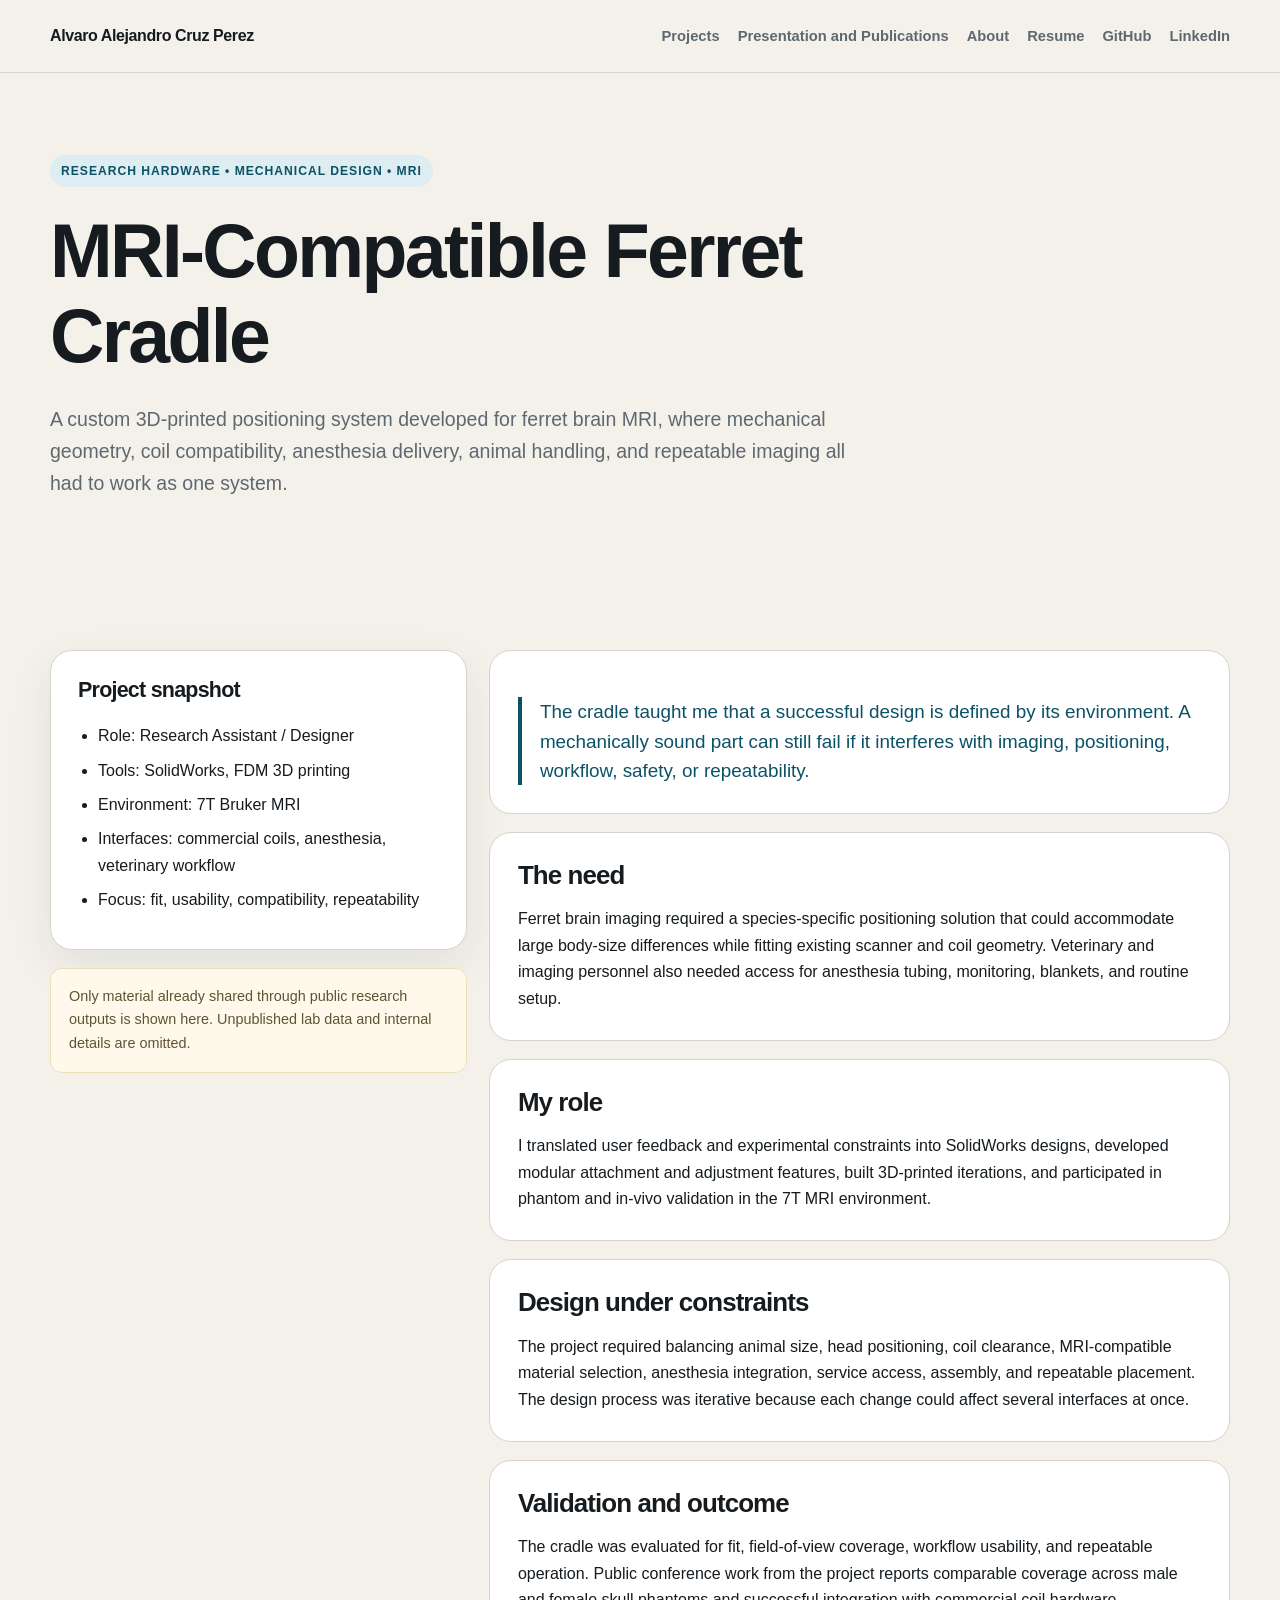
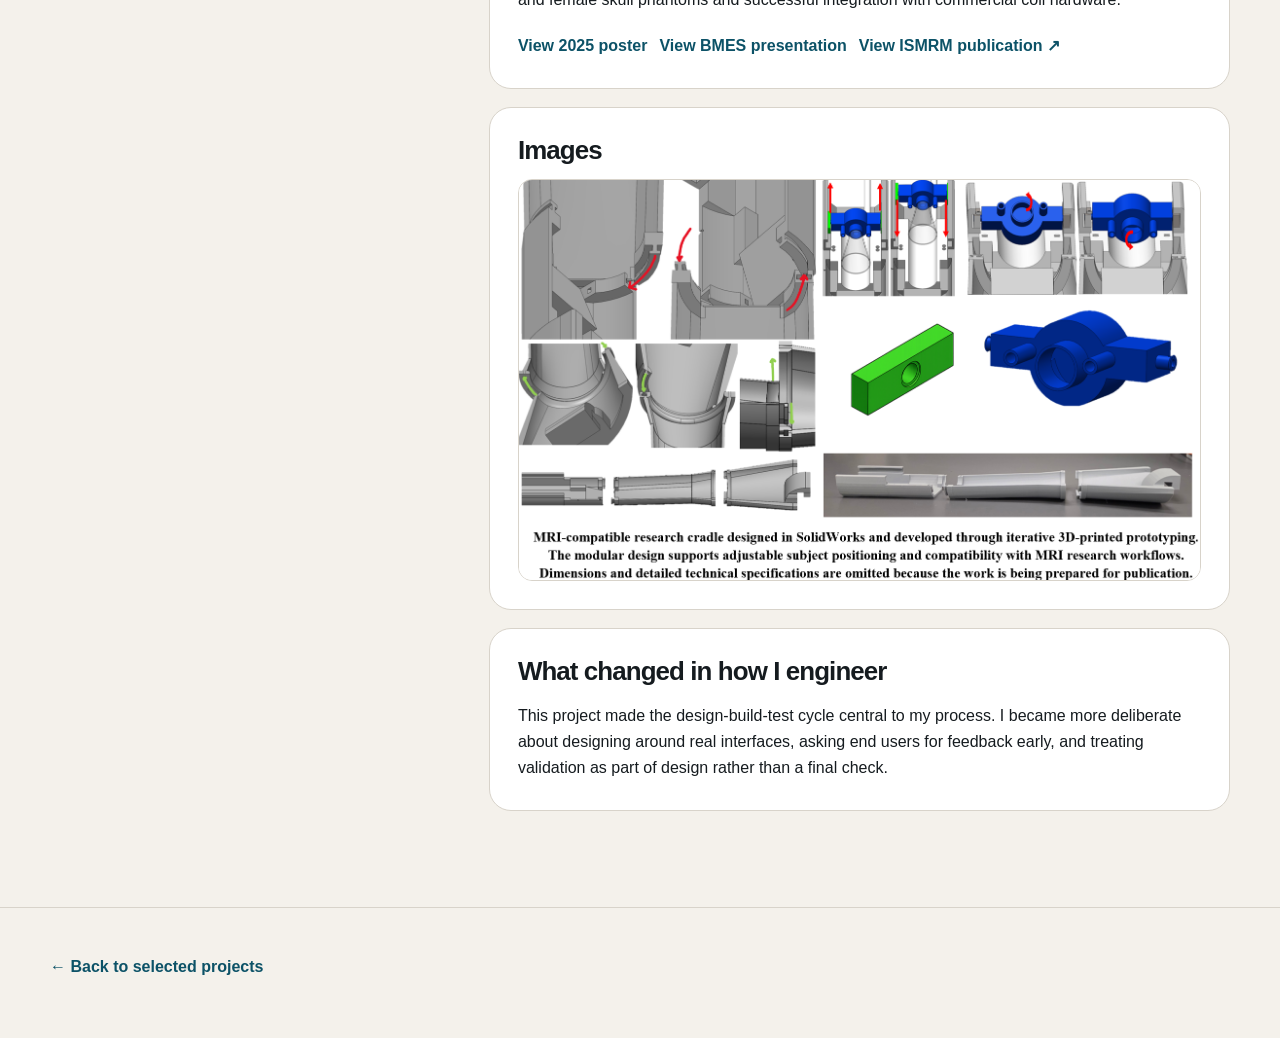
<file: projects/cradle.html>
<!doctype html>
<html lang="en">
<head>
  <meta charset="utf-8">
  <meta name="viewport" content="width=device-width, initial-scale=1">
  <meta name="description" content="Case study: MRI-compatible ferret cradle designed by Alvaro Cruz Perez for 7T preclinical brain imaging.">
  <title>MRI-Compatible Ferret Cradle | Alvaro Alejandro Cruz Perez</title>
  <link rel="stylesheet" href="../assets/styles.css">
</head>
<body>
<header class="site-header">
  <nav class="container nav" aria-label="Primary navigation">
    <a class="brand" href="../index.html">Alvaro Alejandro Cruz Perez</a>
    <div class="nav-links"><a href="../index.html#projects">Projects</a><a href="../index.html#outputs">Presentation and Publications</a><a href="../index.html#about">About</a><a href="../resume/Alvaro_Cruz_Perez_Resume.pdf">Resume</a><a href="https://github.com/AlvaroCruz15" target="_blank" rel="noopener">GitHub</a><a href="https://www.linkedin.com/in/alvaro-cruz-perez-540413274/" target="_blank" rel="noopener">LinkedIn</a></div>
  </nav>
</header>
<main>
<section class="project-hero">
  <div class="container">
    <span class="eyebrow">Research Hardware • Mechanical Design • MRI</span>
    <h1>MRI-Compatible Ferret Cradle</h1>
    <p class="hero-copy">A custom 3D-printed positioning system developed for ferret brain MRI, where mechanical geometry, coil compatibility, anesthesia delivery, animal handling, and repeatable imaging all had to work as one system.</p>
  </div>
</section>
<section class="section">
  <div class="container case-grid">
    <aside class="case-sidebar">
      <div class="card">
        <h3>Project snapshot</h3>
        <ul class="list-clean"><li>Role: Research Assistant / Designer</li><li>Tools: SolidWorks, FDM 3D printing</li><li>Environment: 7T Bruker MRI</li><li>Interfaces: commercial coils, anesthesia, veterinary workflow</li><li>Focus: fit, usability, compatibility, repeatability</li></ul>
      </div>
      <div class="note" style="margin-top:18px">Only material already shared through public research outputs is shown here. Unpublished lab data and internal details are omitted.</div>
    </aside>
    <div>
      <section class="case-section"><p class="quote">The cradle taught me that a successful design is defined by its environment. A mechanically sound part can still fail if it interferes with imaging, positioning, workflow, safety, or repeatability.</p></section>
      <section class="case-section"><h2>The need</h2><p>Ferret brain imaging required a species-specific positioning solution that could accommodate large body-size differences while fitting existing scanner and coil geometry. Veterinary and imaging personnel also needed access for anesthesia tubing, monitoring, blankets, and routine setup.</p></section>
      <section class="case-section"><h2>My role</h2><p>I translated user feedback and experimental constraints into SolidWorks designs, developed modular attachment and adjustment features, built 3D-printed iterations, and participated in phantom and in-vivo validation in the 7T MRI environment.</p></section>
      <section class="case-section"><h2>Design under constraints</h2><p>The project required balancing animal size, head positioning, coil clearance, MRI-compatible material selection, anesthesia integration, service access, assembly, and repeatable placement. The design process was iterative because each change could affect several interfaces at once.</p></section>
      <section class="case-section"><h2>Validation and outcome</h2><p>The cradle was evaluated for fit, field-of-view coverage, workflow usability, and repeatable operation. Public conference work from the project reports comparable coverage across male and female skull phantoms and successful integration with commercial coil hardware.</p><div class="inline-links"><a href="../research/Poster_2025_Ferret_Cradle.pdf">View 2025 poster</a><a href="../research/BMES_2025_Ferret_Cradle_Presentation.pdf">View BMES presentation</a><a href="https://archive.ismrm.org/2025/3182.html" target="_blank" rel="noopener">View ISMRM publication ↗</a></div></section>
      <section class="case-section"><h2>Images</h2><figure class="figure-card"><img src="../assets/images/Cradle_details.png" alt="Cradle Images"></figure></section>
      <section class="case-section"><h2>What changed in how I engineer</h2><p>This project made the design-build-test cycle central to my process. I became more deliberate about designing around real interfaces, asking end users for feedback early, and treating validation as part of design rather than a final check.</p></section>
    </div>
  </div>
</section>
</main>
<footer class="footer"><div class="container"><a href="../index.html#projects">← Back to selected projects</a></div></footer>
</body>
</html>
</file>
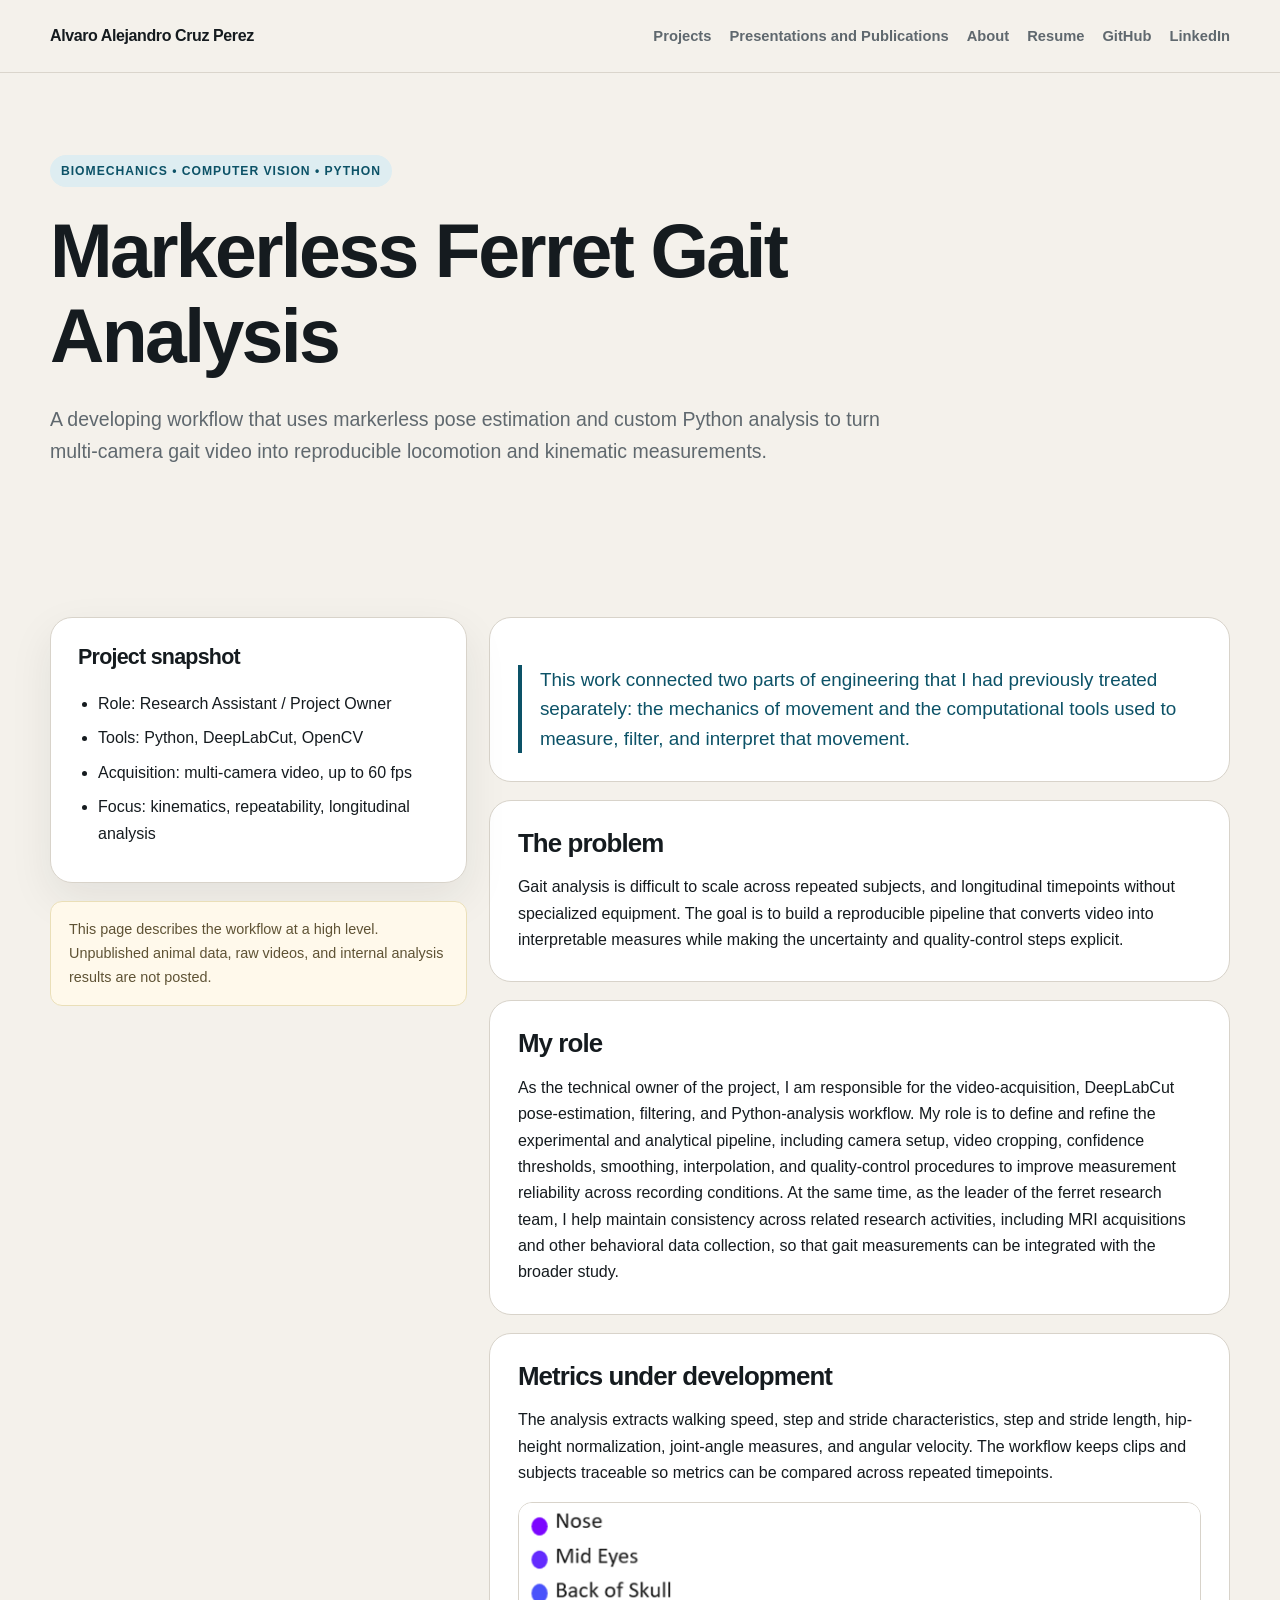
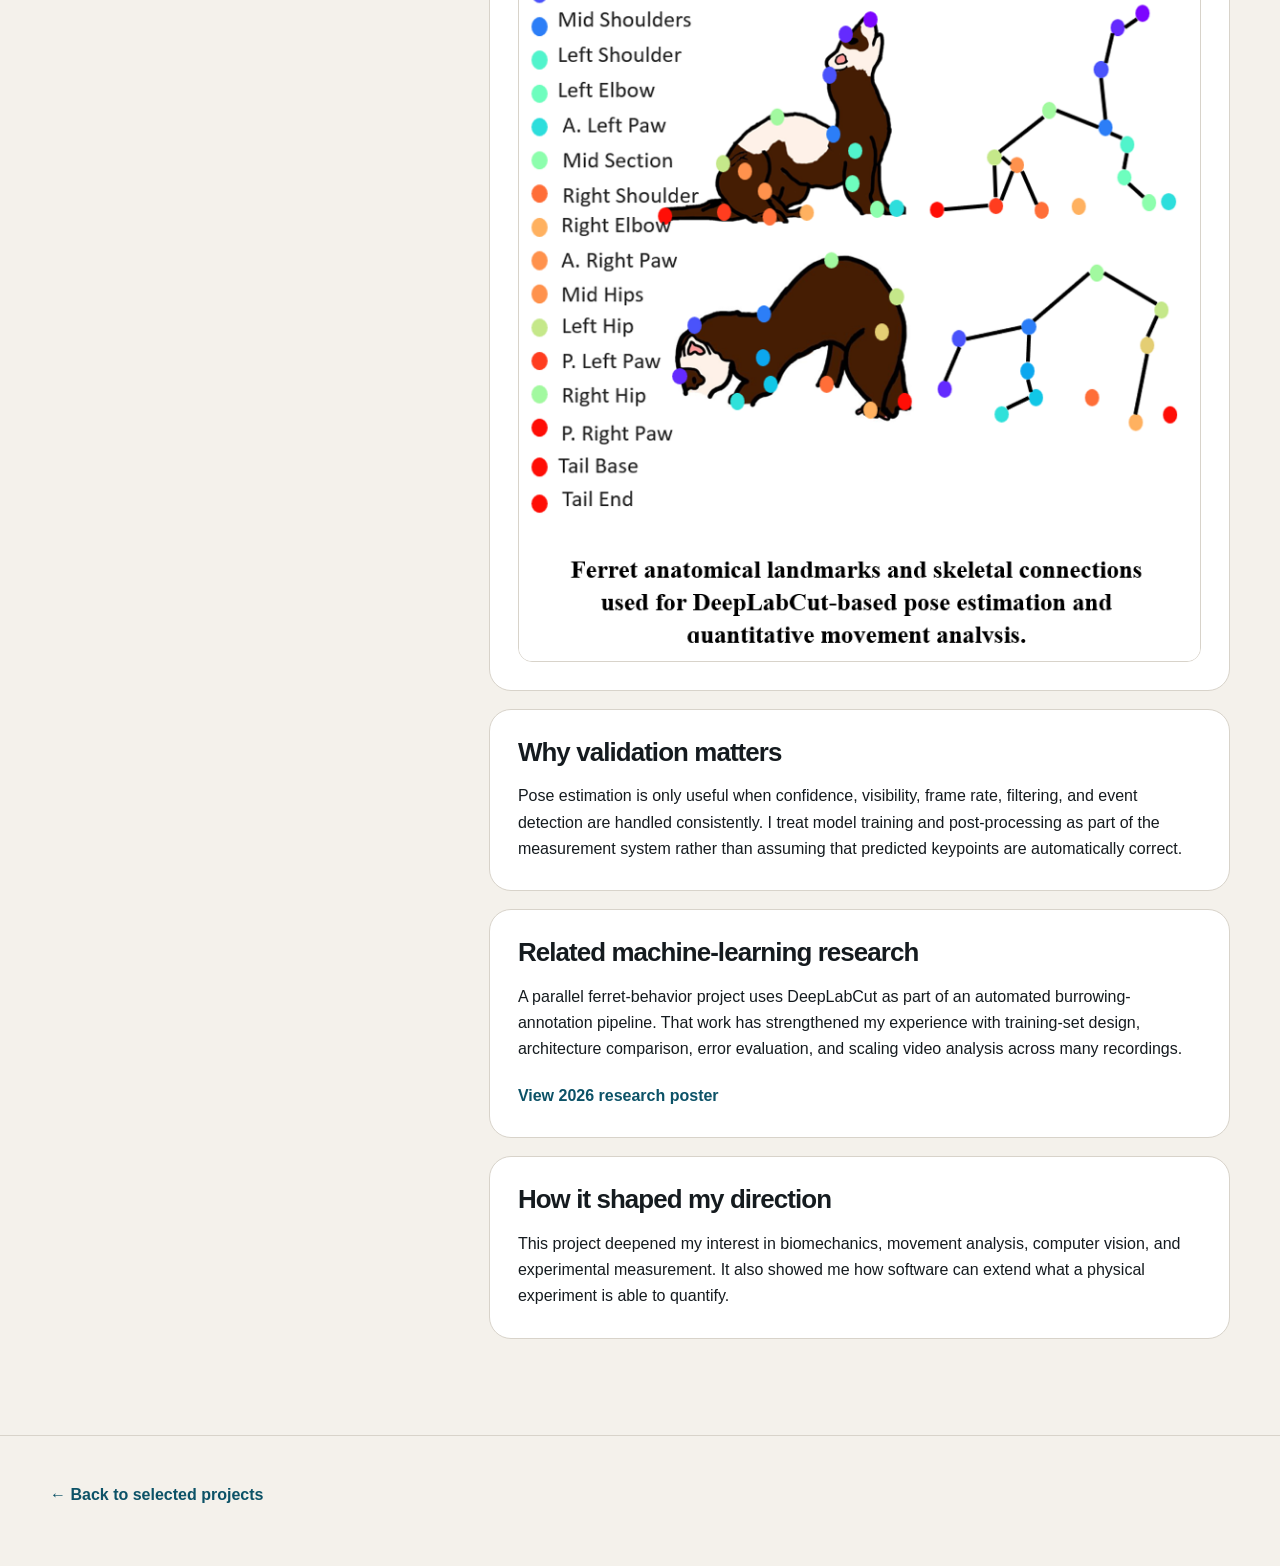
<file: projects/gait.html>
<!doctype html>
<html lang="en">
<head>
  <meta charset="utf-8">
  <meta name="viewport" content="width=device-width, initial-scale=1">
  <meta name="description" content="Case study of markerless ferret gait analysis using DeepLabCut and Python by Alvaro Cruz Perez.">
  <title>Markerless Ferret Gait Analysis | Alvaro Alejandro Cruz Perez</title>
  <link rel="stylesheet" href="../assets/styles.css">
</head>
<body>
<header class="site-header">
  <nav class="container nav" aria-label="Primary navigation"><a class="brand" href="../index.html">Alvaro Alejandro Cruz Perez</a><div class="nav-links"><a href="../index.html#projects">Projects</a><a href="../index.html#outputs">Presentations and Publications</a><a href="../index.html#about">About</a><a href="../resume/Alvaro_Cruz_Perez_Resume.pdf">Resume</a><a href="https://github.com/AlvaroCruz15" target="_blank" rel="noopener">GitHub</a><a href="https://www.linkedin.com/in/alvaro-cruz-perez-540413274/" target="_blank" rel="noopener">LinkedIn</a></div></nav>
</header>
<main>
<section class="project-hero"><div class="container"><span class="eyebrow">Biomechanics • Computer Vision • Python</span><h1>Markerless Ferret Gait Analysis</h1><p class="hero-copy">A developing workflow that uses markerless pose estimation and custom Python analysis to turn multi-camera gait video into reproducible locomotion and kinematic measurements.</p></div></section>
<section class="section"><div class="container case-grid">
  <aside class="case-sidebar"><div class="card"><h3>Project snapshot</h3><ul class="list-clean"><li>Role: Research Assistant / Project Owner</li><li>Tools: Python, DeepLabCut, OpenCV</li><li>Acquisition: multi-camera video, up to 60 fps</li><li>Focus: kinematics, repeatability, longitudinal analysis</li></ul></div><div class="note" style="margin-top:18px">This page describes the workflow at a high level. Unpublished animal data, raw videos, and internal analysis results are not posted.</div></aside>
  <div>
    <section class="case-section"><p class="quote">This work connected two parts of engineering that I had previously treated separately: the mechanics of movement and the computational tools used to measure, filter, and interpret that movement.</p></section>
    <section class="case-section"><h2>The problem</h2><p>Gait analysis is difficult to scale across repeated subjects, and longitudinal timepoints without specialized equipment. The goal is to build a reproducible pipeline that converts video into interpretable measures while making the uncertainty and quality-control steps explicit.</p></section>
    <section class="case-section"><h2>My role</h2><p>As the technical owner of the project, I am responsible for the video-acquisition, DeepLabCut pose-estimation, filtering, and Python-analysis workflow. My role is to define and refine the experimental and analytical pipeline, including camera setup, video cropping, confidence thresholds, smoothing, interpolation, and quality-control procedures to improve measurement reliability across recording conditions. At the same time, as the leader of the ferret research team, I help maintain consistency across related research activities, including MRI acquisitions and other behavioral data collection, so that gait measurements can be integrated with the broader study.</p></section>
    <section class="case-section"><h2>Metrics under development</h2><p>The analysis extracts walking speed, step and stride characteristics, step and stride length, hip-height normalization, joint-angle measures, and angular velocity. The workflow keeps clips and subjects traceable so metrics can be compared across repeated timepoints.</p><figure class="figure-card"><img src="../assets/images/MAKERLESS.png" alt="Labeled bodyparts"></figure></section>
    <section class="case-section"><h2>Why validation matters</h2><p>Pose estimation is only useful when confidence, visibility, frame rate, filtering, and event detection are handled consistently. I treat model training and post-processing as part of the measurement system rather than assuming that predicted keypoints are automatically correct.</p></section>
    <section class="case-section"><h2>Related machine-learning research</h2><p>A parallel ferret-behavior project uses DeepLabCut as part of an automated burrowing-annotation pipeline. That work has strengthened my experience with training-set design, architecture comparison, error evaluation, and scaling video analysis across many recordings.</p><div class="inline-links"><a href="../research/Poster_UBRP_2026_Automated_Burrowing.pdf">View 2026 research poster</a></div></section>
    <section class="case-section"><h2>How it shaped my direction</h2><p>This project deepened my interest in biomechanics, movement analysis, computer vision, and experimental measurement. It also showed me how software can extend what a physical experiment is able to quantify.</p></section>
  </div>
</div></section>
</main>
<footer class="footer"><div class="container"><a href="../index.html#projects">← Back to selected projects</a></div></footer>
</body>
</html>
</file>
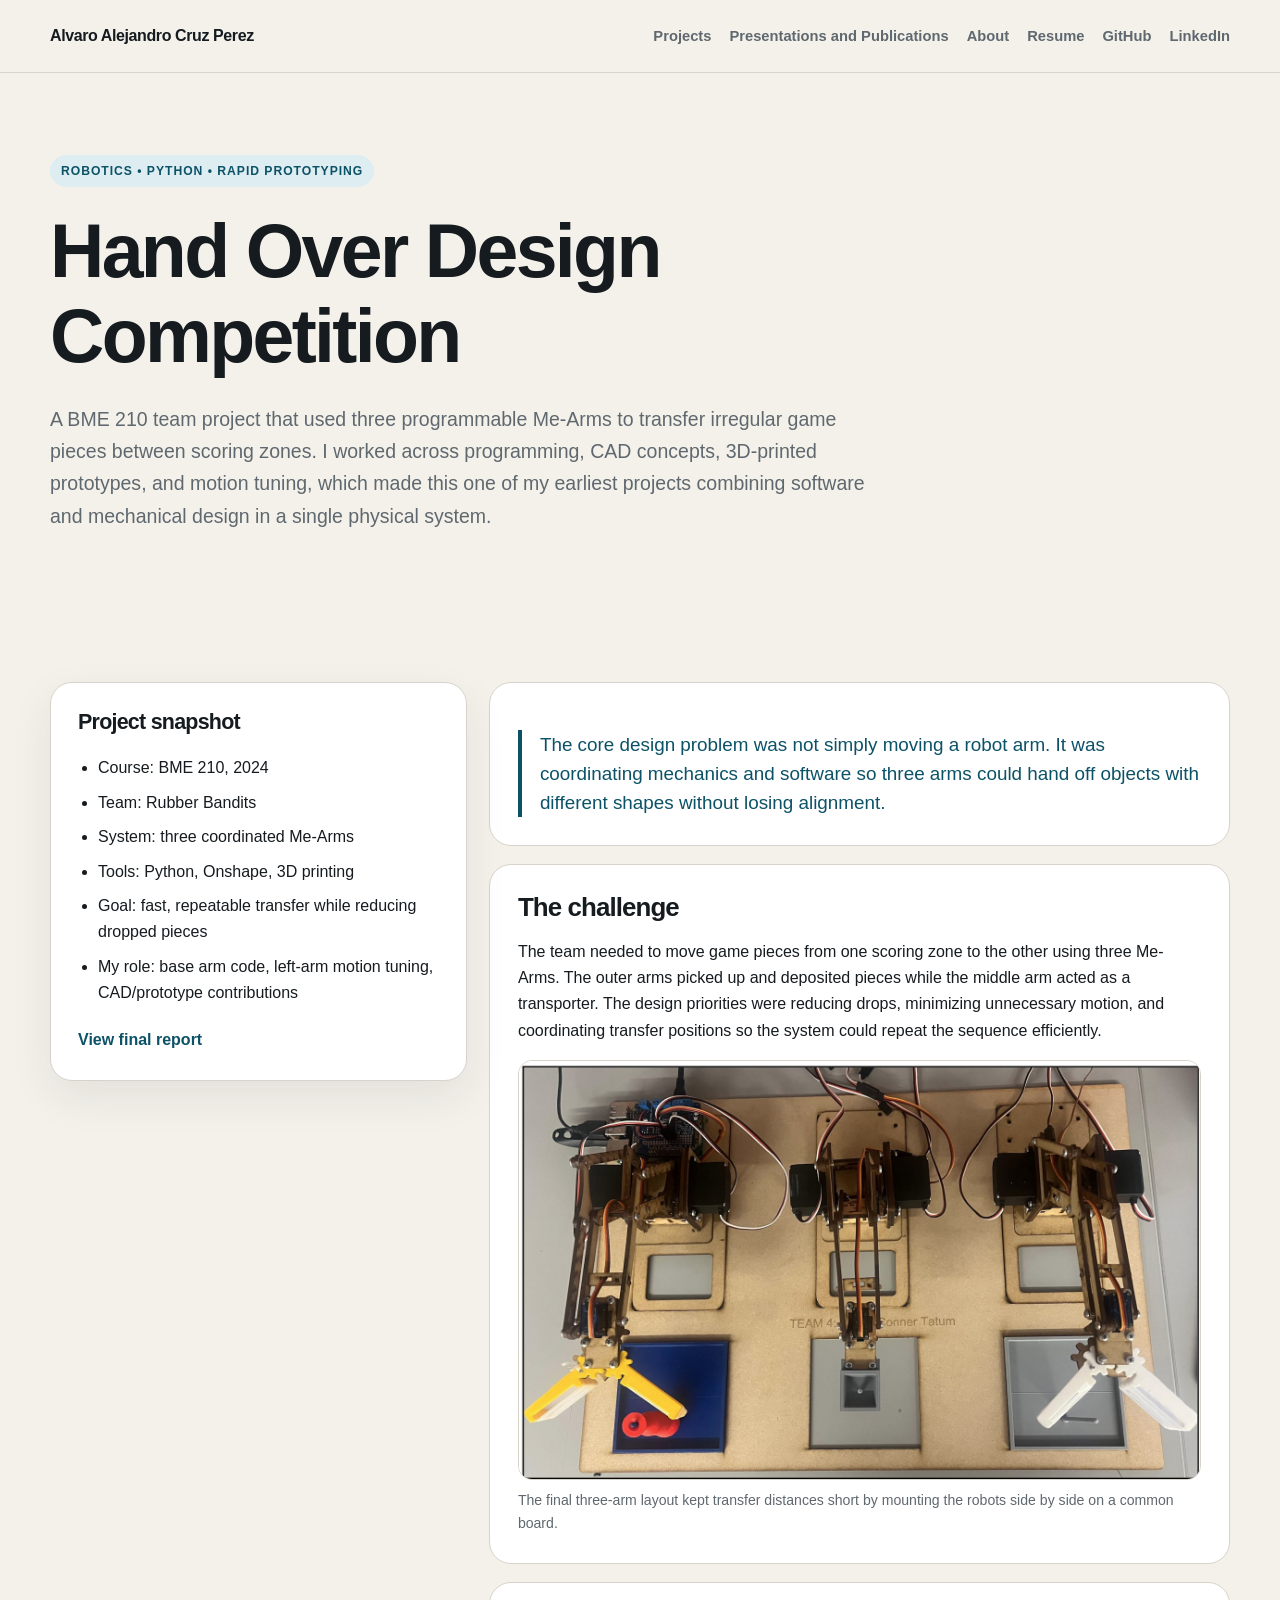
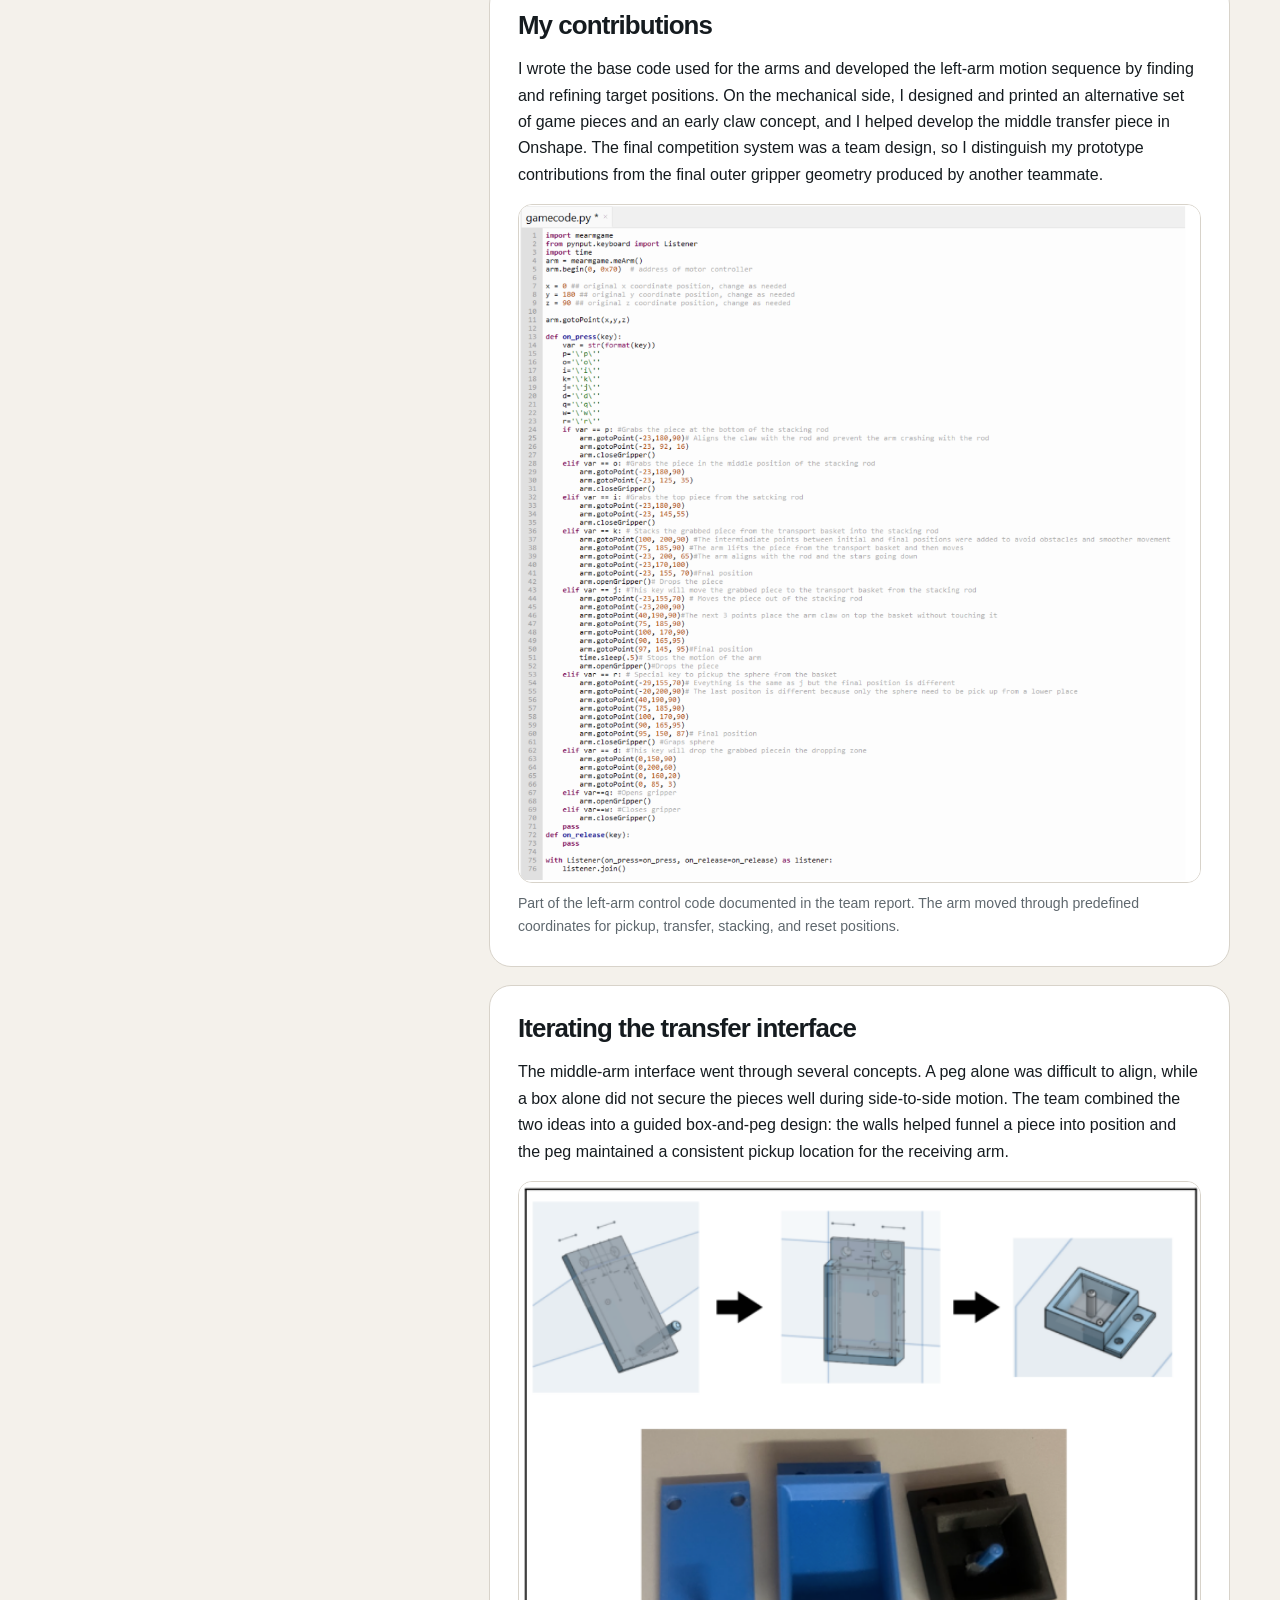
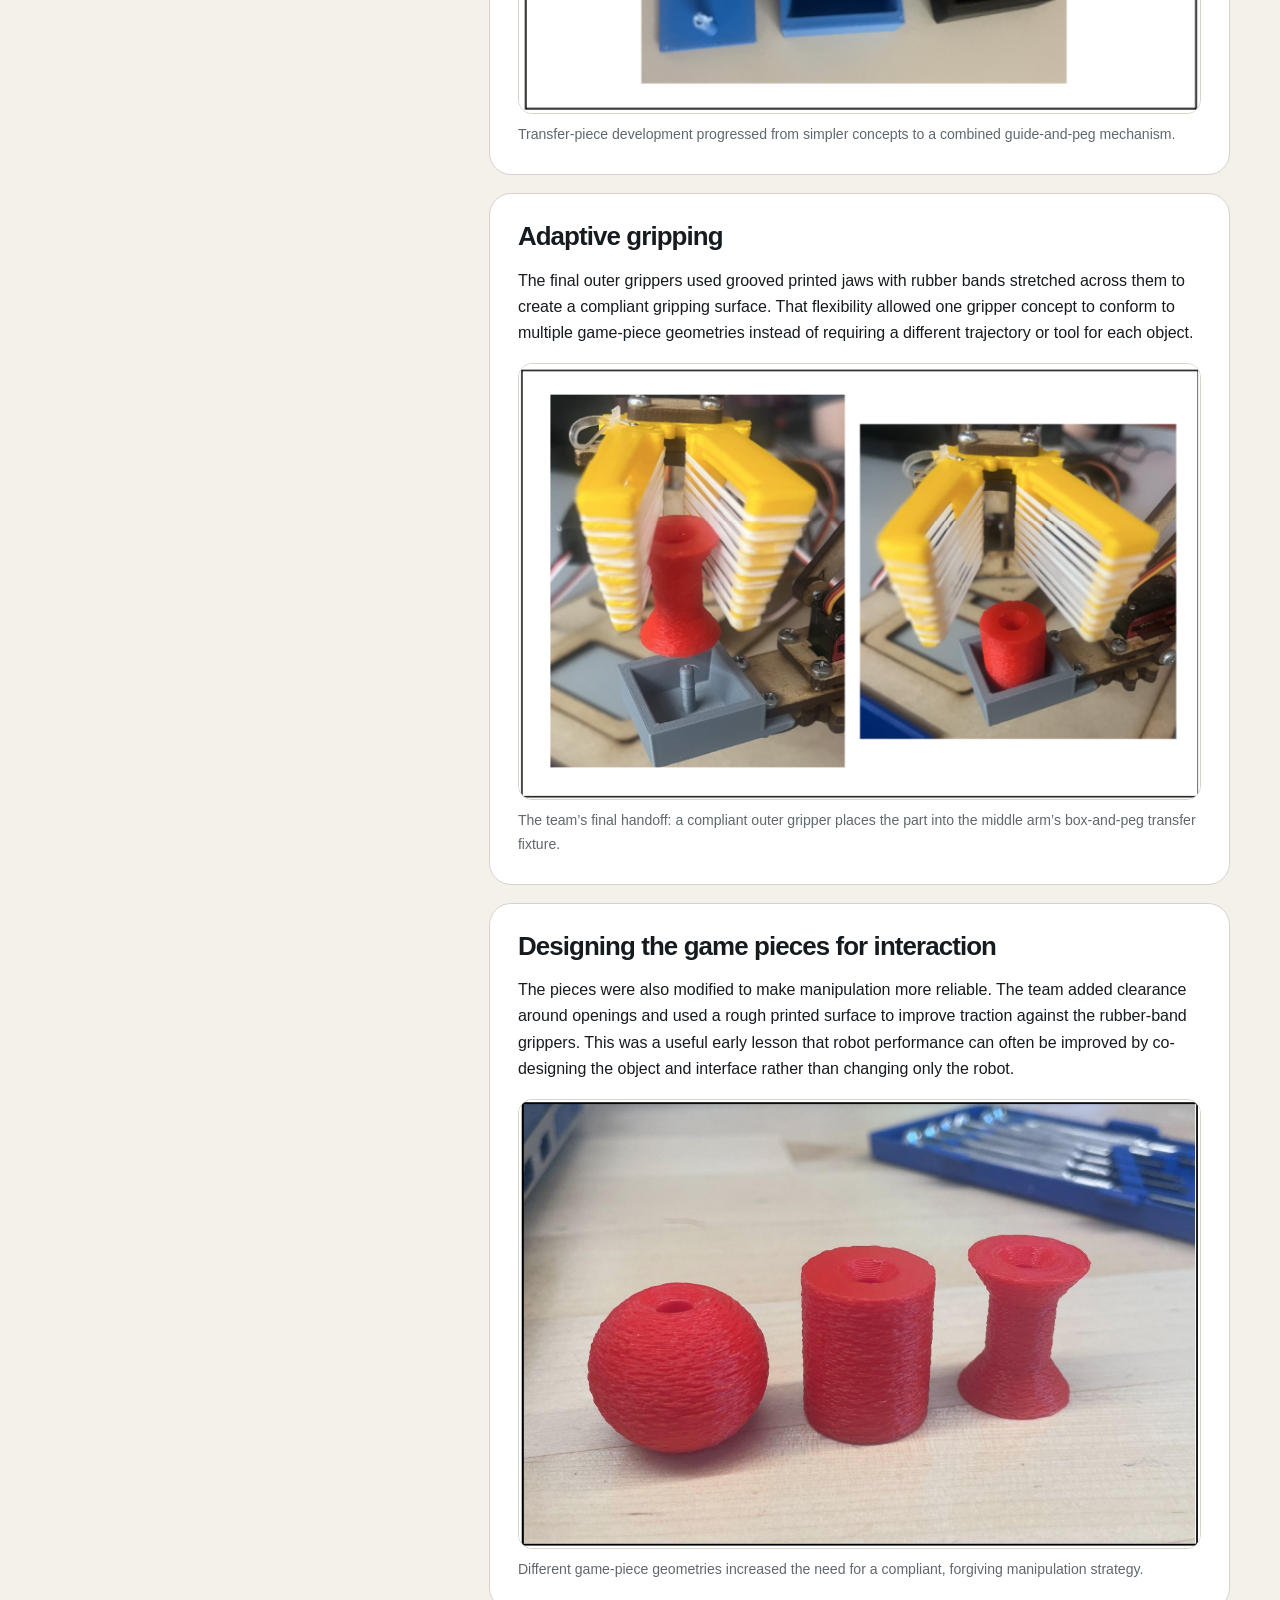
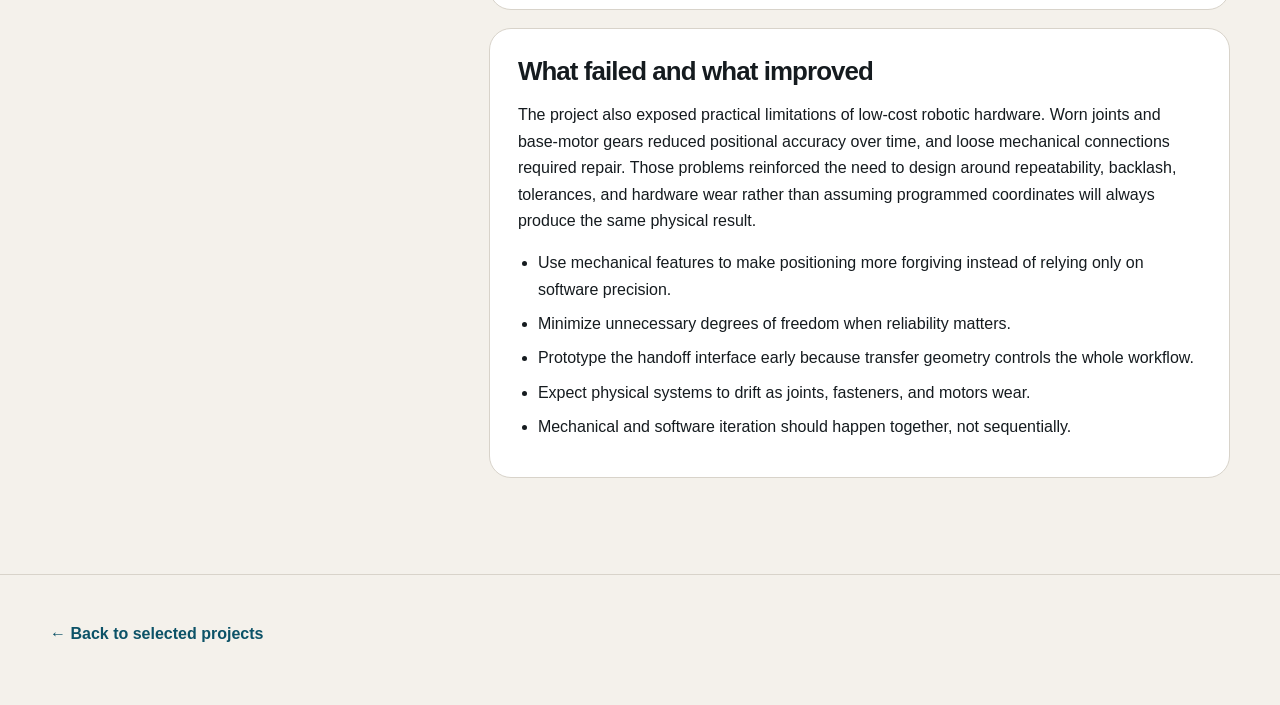
<file: projects/handover.html>
<!doctype html>
<html lang="en">
<head>
  <meta charset="utf-8">
  <meta name="viewport" content="width=device-width, initial-scale=1">
  <meta name="description" content="Hand Over Design Competition robotics and programming project by Alvaro Cruz Perez.">
  <title>Hand Over Design Competition | Alvaro Alejandro Cruz Perez</title>
  <link rel="stylesheet" href="../assets/styles.css">
</head>
<body>
<header class="site-header"><nav class="container nav" aria-label="Primary navigation"><a class="brand" href="../index.html">Alvaro Alejandro Cruz Perez</a><div class="nav-links"><a href="../index.html#projects">Projects</a><a href="../index.html#outputs">Presentations and Publications</a><a href="../index.html#about">About</a><a href="../resume/Alvaro_Cruz_Perez_Resume.pdf">Resume</a><a href="https://github.com/AlvaroCruz15" target="_blank" rel="noopener">GitHub</a><a href="https://www.linkedin.com/in/alvaro-cruz-perez-540413274/" target="_blank" rel="noopener">LinkedIn</a></div></nav></header>
<main>
<section class="project-hero"><div class="container"><span class="eyebrow">Robotics • Python • Rapid Prototyping</span><h1>Hand Over Design Competition</h1><p class="hero-copy">A BME 210 team project that used three programmable Me-Arms to transfer irregular game pieces between scoring zones. I worked across programming, CAD concepts, 3D-printed prototypes, and motion tuning, which made this one of my earliest projects combining software and mechanical design in a single physical system.</p></div></section>
<section class="section"><div class="container case-grid">
  <aside class="case-sidebar"><div class="card"><h3>Project snapshot</h3><ul class="list-clean"><li>Course: BME 210, 2024</li><li>Team: Rubber Bandits</li><li>System: three coordinated Me-Arms</li><li>Tools: Python, Onshape, 3D printing</li><li>Goal: fast, repeatable transfer while reducing dropped pieces</li><li>My role: base arm code, left-arm motion tuning, CAD/prototype contributions</li></ul><div class="inline-links"><a href="../project-docs/Hand_Over_Design_Competition_Final_Report.pdf">View final report</a></div></div></aside>
  <div>
    <section class="case-section"><p class="quote">The core design problem was not simply moving a robot arm. It was coordinating mechanics and software so three arms could hand off objects with different shapes without losing alignment.</p></section>

    <section class="case-section"><h2>The challenge</h2><p>The team needed to move game pieces from one scoring zone to the other using three Me-Arms. The outer arms picked up and deposited pieces while the middle arm acted as a transporter. The design priorities were reducing drops, minimizing unnecessary motion, and coordinating transfer positions so the system could repeat the sequence efficiently.</p><figure class="figure-card"><img src="../assets/images/handover-system.png" alt="Final Hand Over Design Competition system with three Me-Arms mounted side by side"><figcaption>The final three-arm layout kept transfer distances short by mounting the robots side by side on a common board.</figcaption></figure></section>

    <section class="case-section"><h2>My contributions</h2><p>I wrote the base code used for the arms and developed the left-arm motion sequence by finding and refining target positions. On the mechanical side, I designed and printed an alternative set of game pieces and an early claw concept, and I helped develop the middle transfer piece in Onshape. The final competition system was a team design, so I distinguish my prototype contributions from the final outer gripper geometry produced by another teammate.</p><figure class="figure-card"><img src="../assets/images/handover-code.png" alt="Python code developed for the left Me-Arm motion sequence"><figcaption>Part of the left-arm control code documented in the team report. The arm moved through predefined coordinates for pickup, transfer, stacking, and reset positions.</figcaption></figure></section>

    <section class="case-section"><h2>Iterating the transfer interface</h2><p>The middle-arm interface went through several concepts. A peg alone was difficult to align, while a box alone did not secure the pieces well during side-to-side motion. The team combined the two ideas into a guided box-and-peg design: the walls helped funnel a piece into position and the peg maintained a consistent pickup location for the receiving arm.</p><figure class="figure-card"><img src="../assets/images/handover-transfer-iterations.png" alt="CAD and prototype iterations of the middle-arm transfer device"><figcaption>Transfer-piece development progressed from simpler concepts to a combined guide-and-peg mechanism.</figcaption></figure></section>

    <section class="case-section"><h2>Adaptive gripping</h2><p>The final outer grippers used grooved printed jaws with rubber bands stretched across them to create a compliant gripping surface. That flexibility allowed one gripper concept to conform to multiple game-piece geometries instead of requiring a different trajectory or tool for each object.</p><figure class="figure-card"><img src="../assets/images/handover-gripper.png" alt="Custom compliant gripper handing a red game piece to the middle transfer fixture"><figcaption>The team’s final handoff: a compliant outer gripper places the part into the middle arm’s box-and-peg transfer fixture.</figcaption></figure></section>

    <section class="case-section"><h2>Designing the game pieces for interaction</h2><p>The pieces were also modified to make manipulation more reliable. The team added clearance around openings and used a rough printed surface to improve traction against the rubber-band grippers. This was a useful early lesson that robot performance can often be improved by co-designing the object and interface rather than changing only the robot.</p><figure class="figure-card"><img src="../assets/images/handover-gamepieces.png" alt="Three red 3D-printed game pieces with different geometries and textured surfaces"><figcaption>Different game-piece geometries increased the need for a compliant, forgiving manipulation strategy.</figcaption></figure></section>

    <section class="case-section"><h2>What failed and what improved</h2><p>The project also exposed practical limitations of low-cost robotic hardware. Worn joints and base-motor gears reduced positional accuracy over time, and loose mechanical connections required repair. Those problems reinforced the need to design around repeatability, backlash, tolerances, and hardware wear rather than assuming programmed coordinates will always produce the same physical result.</p><ul class="list-clean"><li>Use mechanical features to make positioning more forgiving instead of relying only on software precision.</li><li>Minimize unnecessary degrees of freedom when reliability matters.</li><li>Prototype the handoff interface early because transfer geometry controls the whole workflow.</li><li>Expect physical systems to drift as joints, fasteners, and motors wear.</li><li>Mechanical and software iteration should happen together, not sequentially.</li></ul></section>
  </div>
</div></section>
</main>
<footer class="footer"><div class="container"><a href="../index.html#projects">← Back to selected projects</a></div></footer>
</body>
</html>
</file>
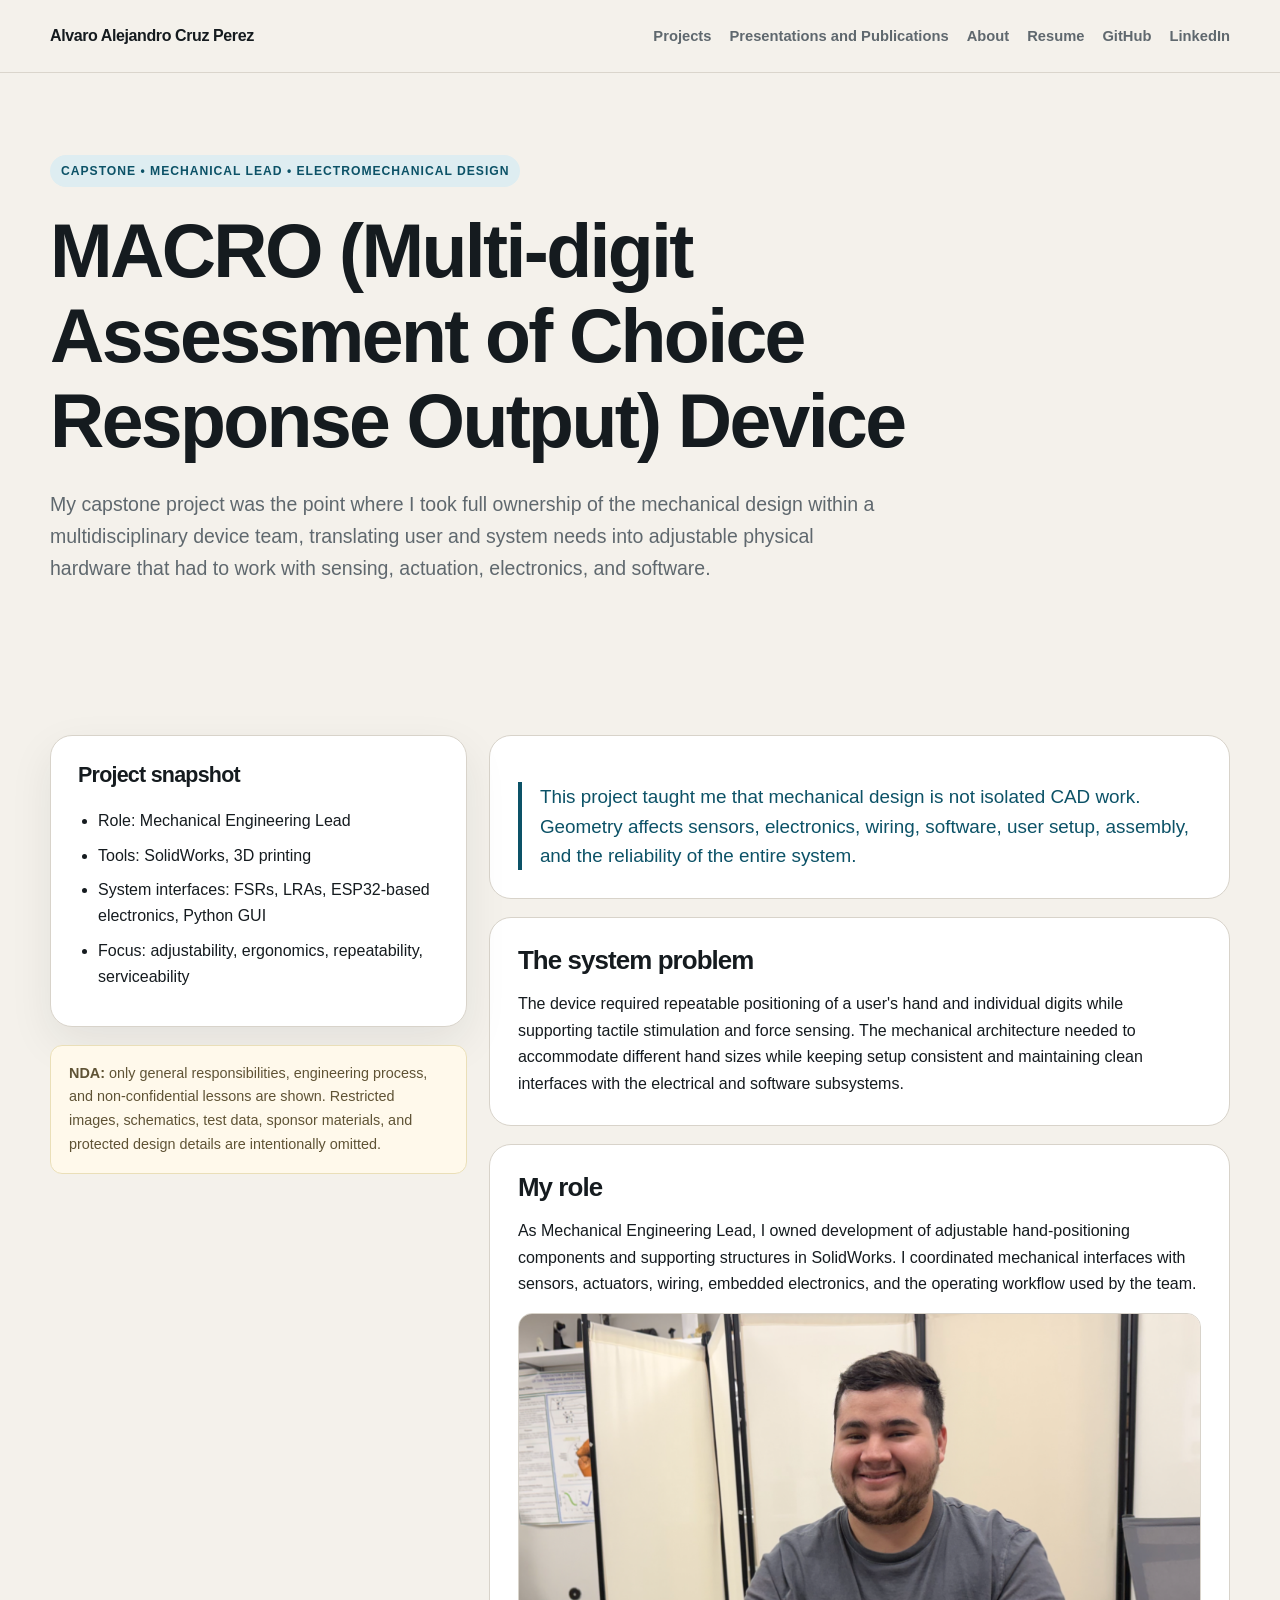
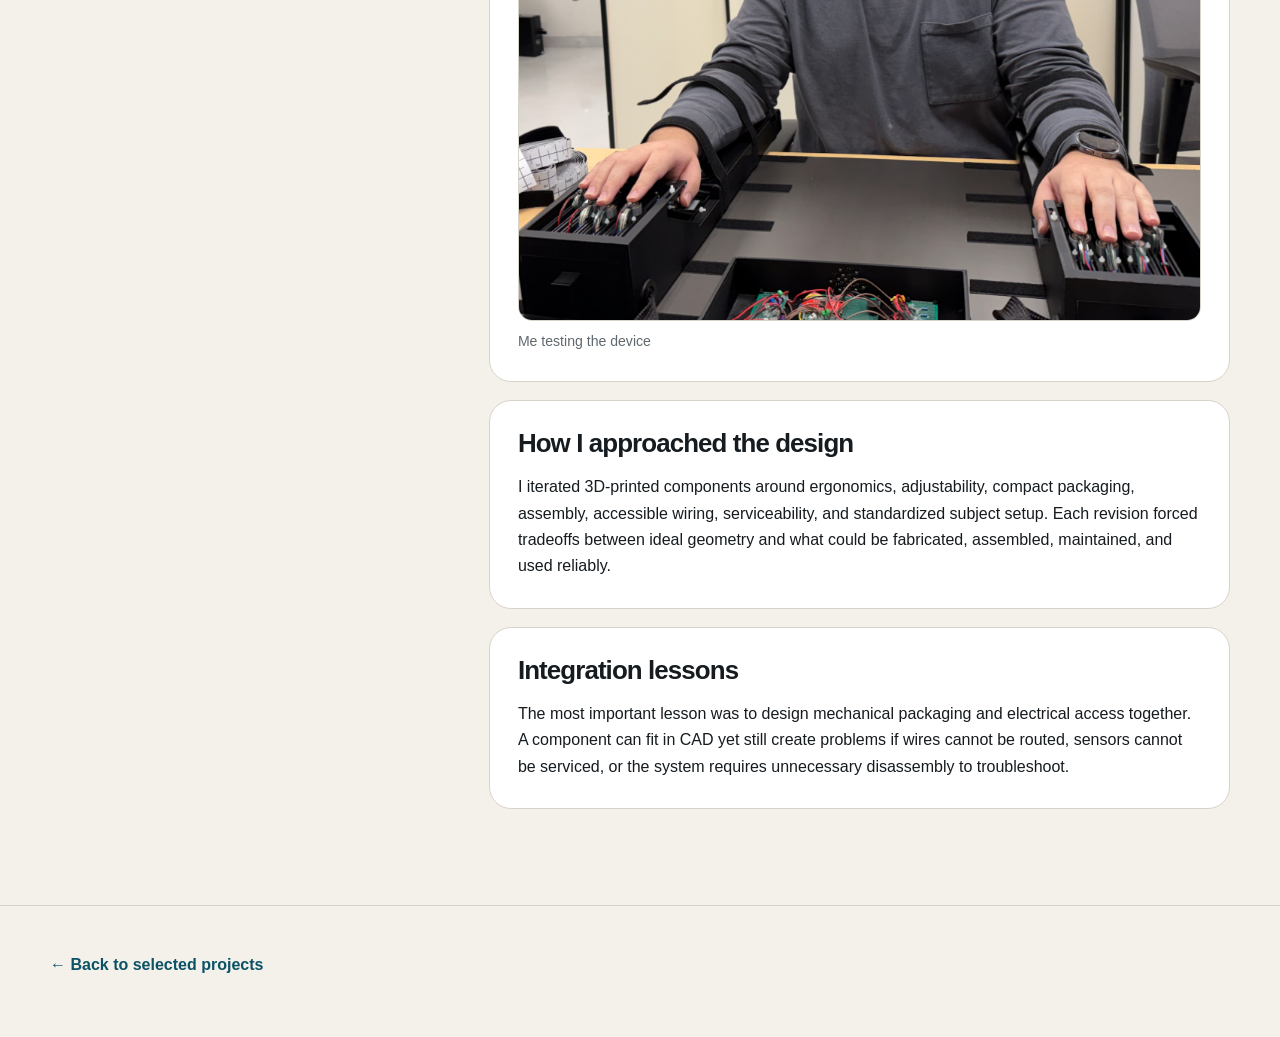
<file: projects/macro.html>
<!doctype html>
<html lang="en">
<head>
  <meta charset="utf-8">
  <meta name="viewport" content="width=device-width, initial-scale=1">
  <meta name="description" content="Alvaro Cruz Perez's mechanical lead work on the MACRO hand assessment capstone device.">
  <title>MACRO (Multi-digit Assessment of Choice Response Output) Device | Alvaro Alejandro Cruz Perez</title>
  <link rel="stylesheet" href="../assets/styles.css">
</head>
<body>
<header class="site-header">
  <nav class="container nav" aria-label="Primary navigation">
    <a class="brand" href="../index.html">Alvaro Alejandro Cruz Perez</a>
    <div class="nav-links"><a href="../index.html#projects">Projects</a><a href="../index.html#outputs">Presentations and Publications </a><a href="../index.html#about">About</a><a href="../resume/Alvaro_Cruz_Perez_Resume.pdf">Resume</a><a href="https://github.com/AlvaroCruz15" target="_blank" rel="noopener">GitHub</a><a href="https://www.linkedin.com/in/alvaro-cruz-perez-540413274/" target="_blank" rel="noopener">LinkedIn</a></div>
  </nav>
</header>
<main>
<section class="project-hero"><div class="container"><span class="eyebrow">Capstone • Mechanical Lead • Electromechanical Design</span><h1>MACRO (Multi-digit Assessment of Choice Response Output) Device</h1><p class="hero-copy">My capstone project was the point where I took full ownership of the mechanical design within a multidisciplinary device team, translating user and system needs into adjustable physical hardware that had to work with sensing, actuation, electronics, and software.</p></div></section>
<section class="section"><div class="container case-grid">
  <aside class="case-sidebar"><div class="card"><h3>Project snapshot</h3><ul class="list-clean"><li>Role: Mechanical Engineering Lead</li><li>Tools: SolidWorks, 3D printing</li><li>System interfaces: FSRs, LRAs, ESP32-based electronics, Python GUI</li><li>Focus: adjustability, ergonomics, repeatability, serviceability</li></ul></div><div class="note" style="margin-top:18px"><strong>NDA:</strong> only general responsibilities, engineering process, and non-confidential lessons are shown. Restricted images, schematics, test data, sponsor materials, and protected design details are intentionally omitted.</div></aside>
  <div>
    <section class="case-section"><p class="quote">This project taught me that mechanical design is not isolated CAD work. Geometry affects sensors, electronics, wiring, software, user setup, assembly, and the reliability of the entire system.</p></section>
    <section class="case-section"><h2>The system problem</h2><p>The device required repeatable positioning of a user's hand and individual digits while supporting tactile stimulation and force sensing. The mechanical architecture needed to accommodate different hand sizes while keeping setup consistent and maintaining clean interfaces with the electrical and software subsystems.</p></section>
    <section class="case-section"><h2>My role</h2><p>As Mechanical Engineering Lead, I owned development of adjustable hand-positioning components and supporting structures in SolidWorks. I coordinated mechanical interfaces with sensors, actuators, wiring, embedded electronics, and the operating workflow used by the team.</p><figure class="figure-card"><img src="../assets/images/macro_inside.png" alt="TAlvaro testing the device"><figcaption>Me testing the device</figcaption></figure></section>
    <section class="case-section"><h2>How I approached the design</h2><p>I iterated 3D-printed components around ergonomics, adjustability, compact packaging, assembly, accessible wiring, serviceability, and standardized subject setup. Each revision forced tradeoffs between ideal geometry and what could be fabricated, assembled, maintained, and used reliably.</p></section>
    <section class="case-section"><h2>Integration lessons</h2><p>The most important lesson was to design mechanical packaging and electrical access together. A component can fit in CAD yet still create problems if wires cannot be routed, sensors cannot be serviced, or the system requires unnecessary disassembly to troubleshoot.</p></section>
</div></section>
</main>
<footer class="footer"><div class="container"><a href="../index.html#projects">← Back to selected projects</a></div></footer>
</body>
</html>
</file>
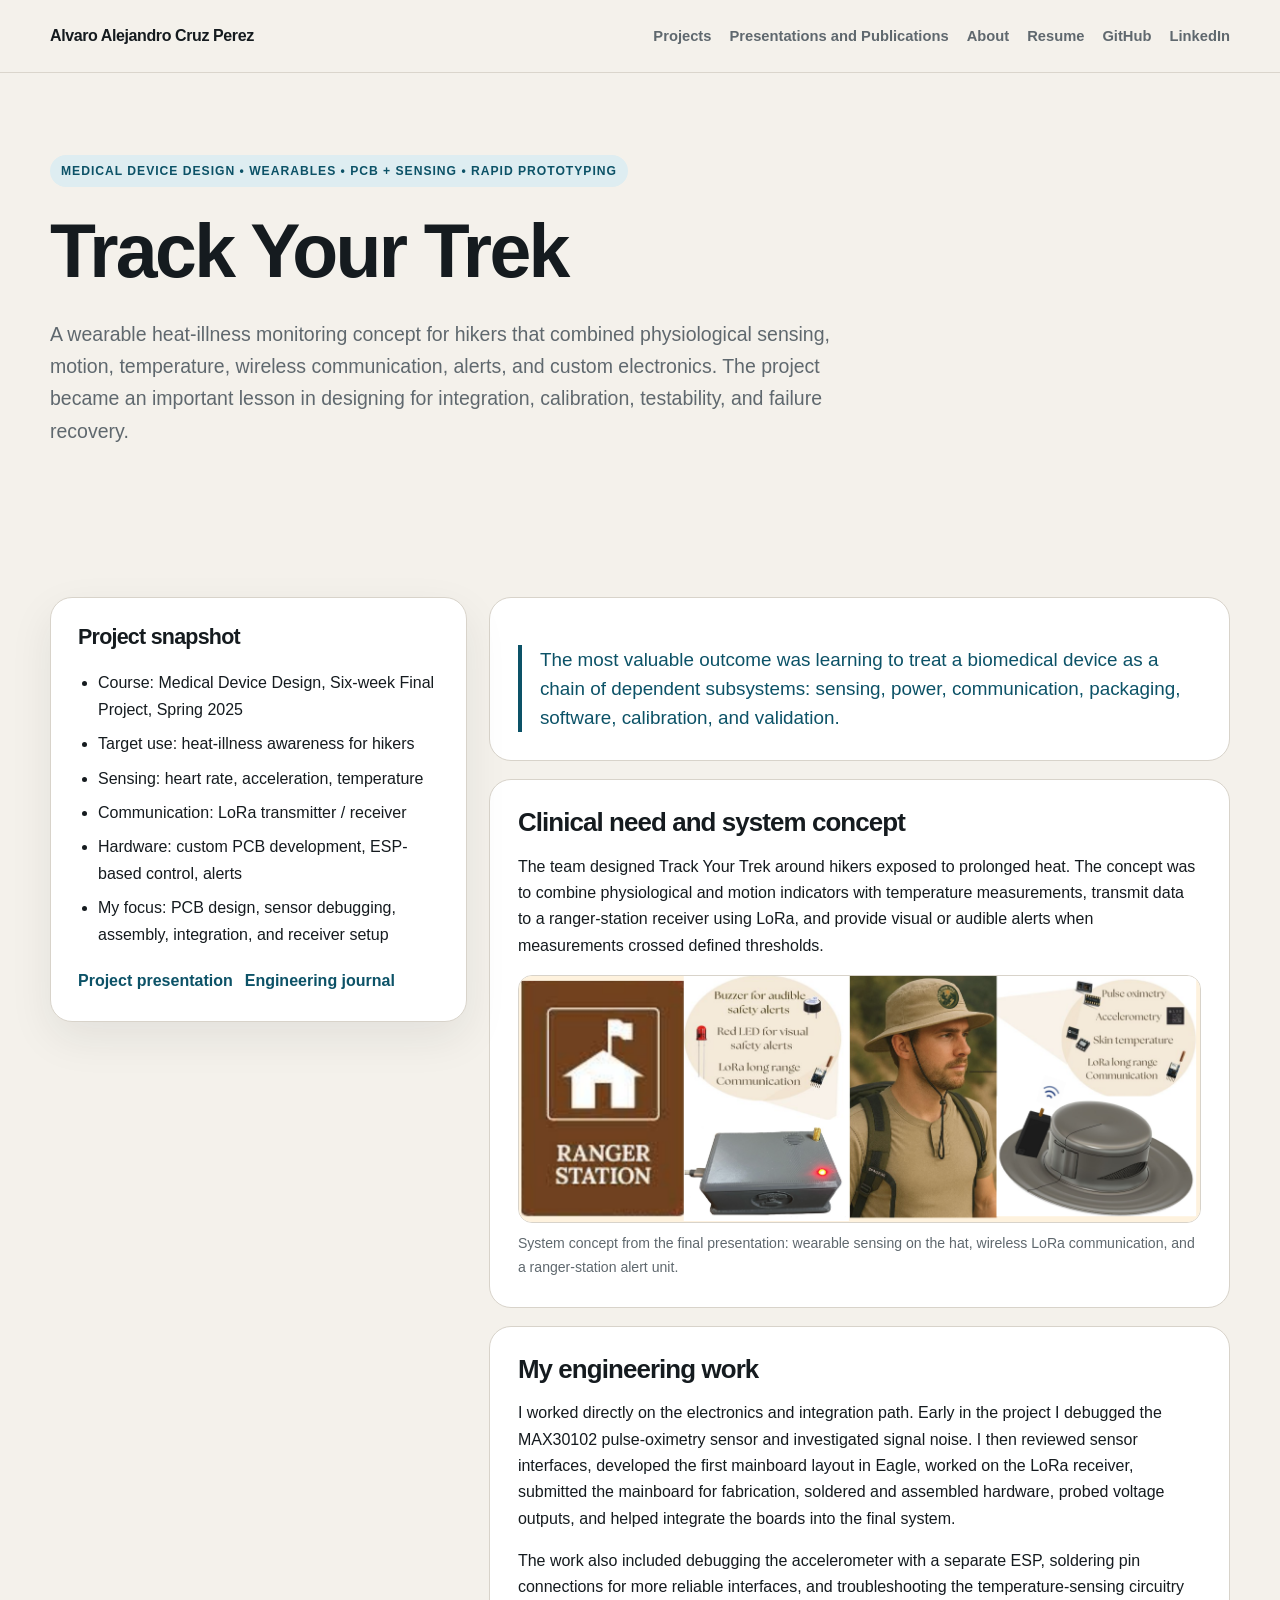
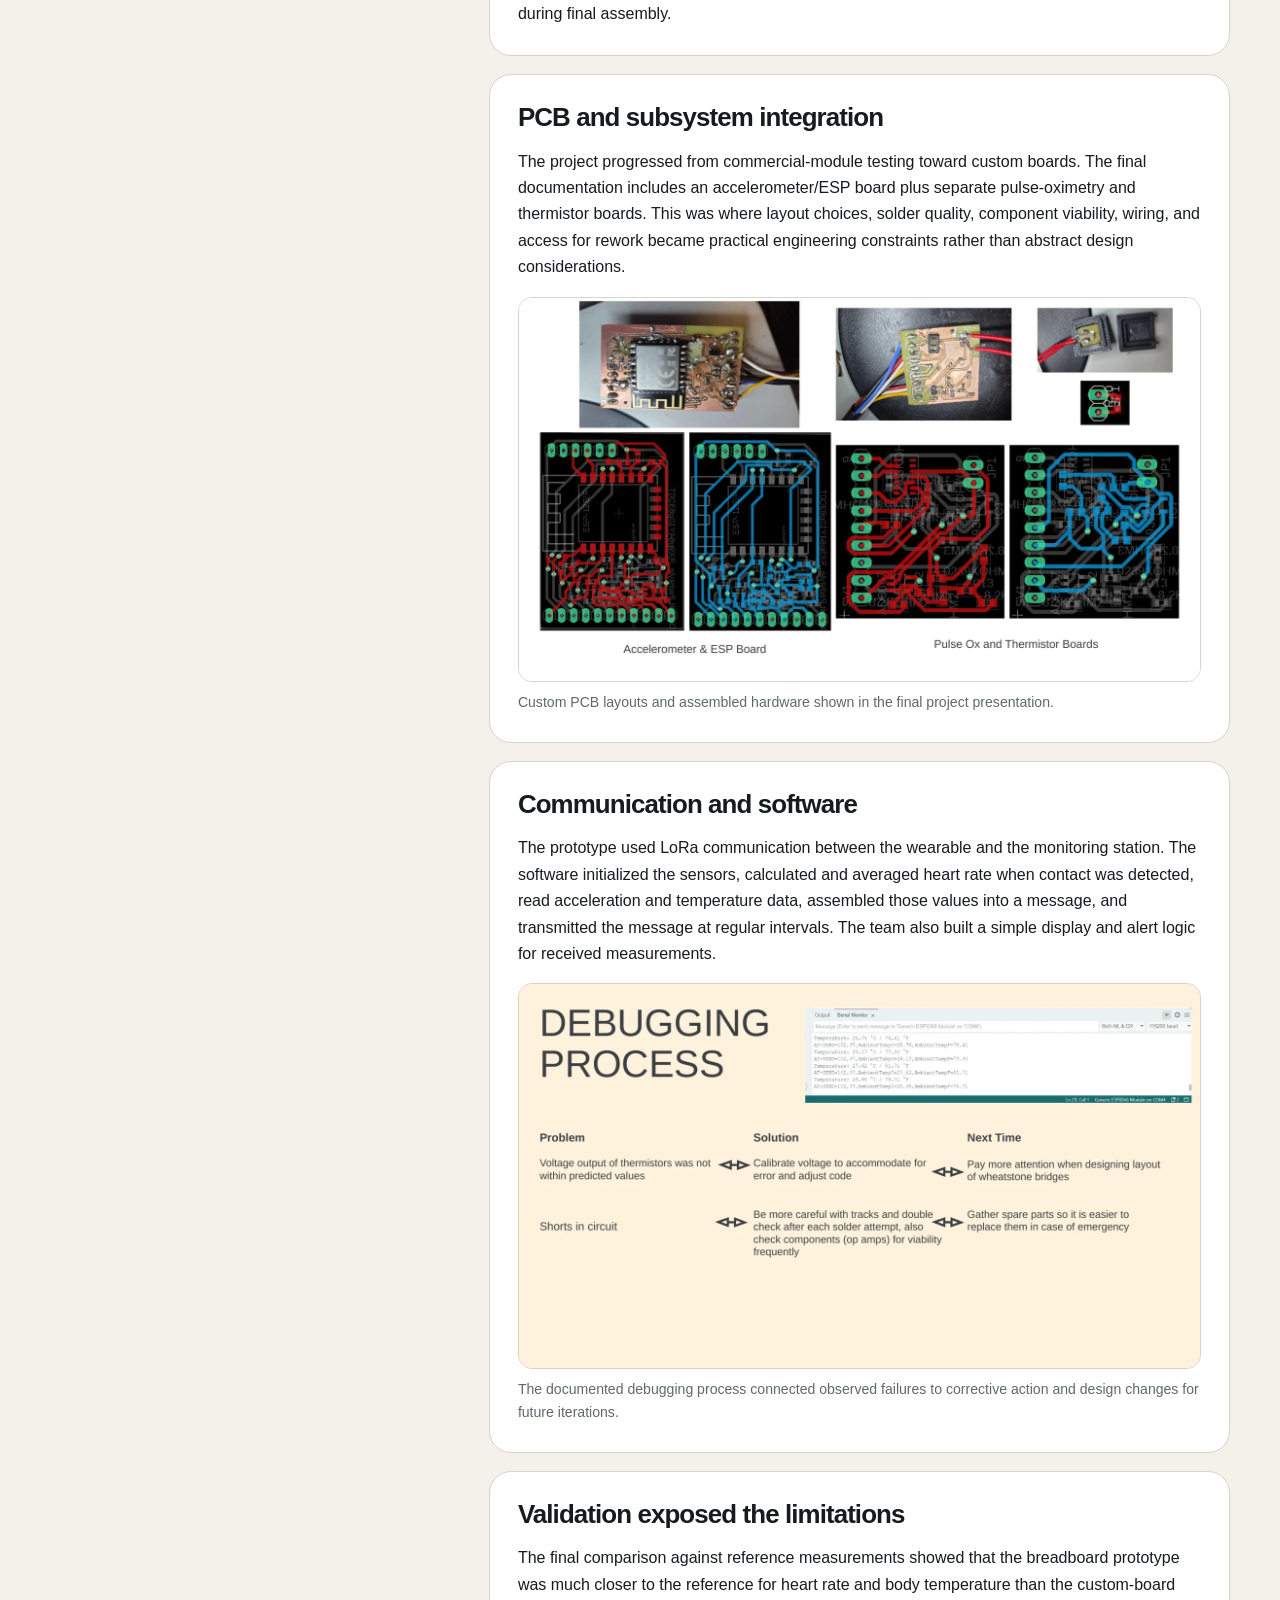
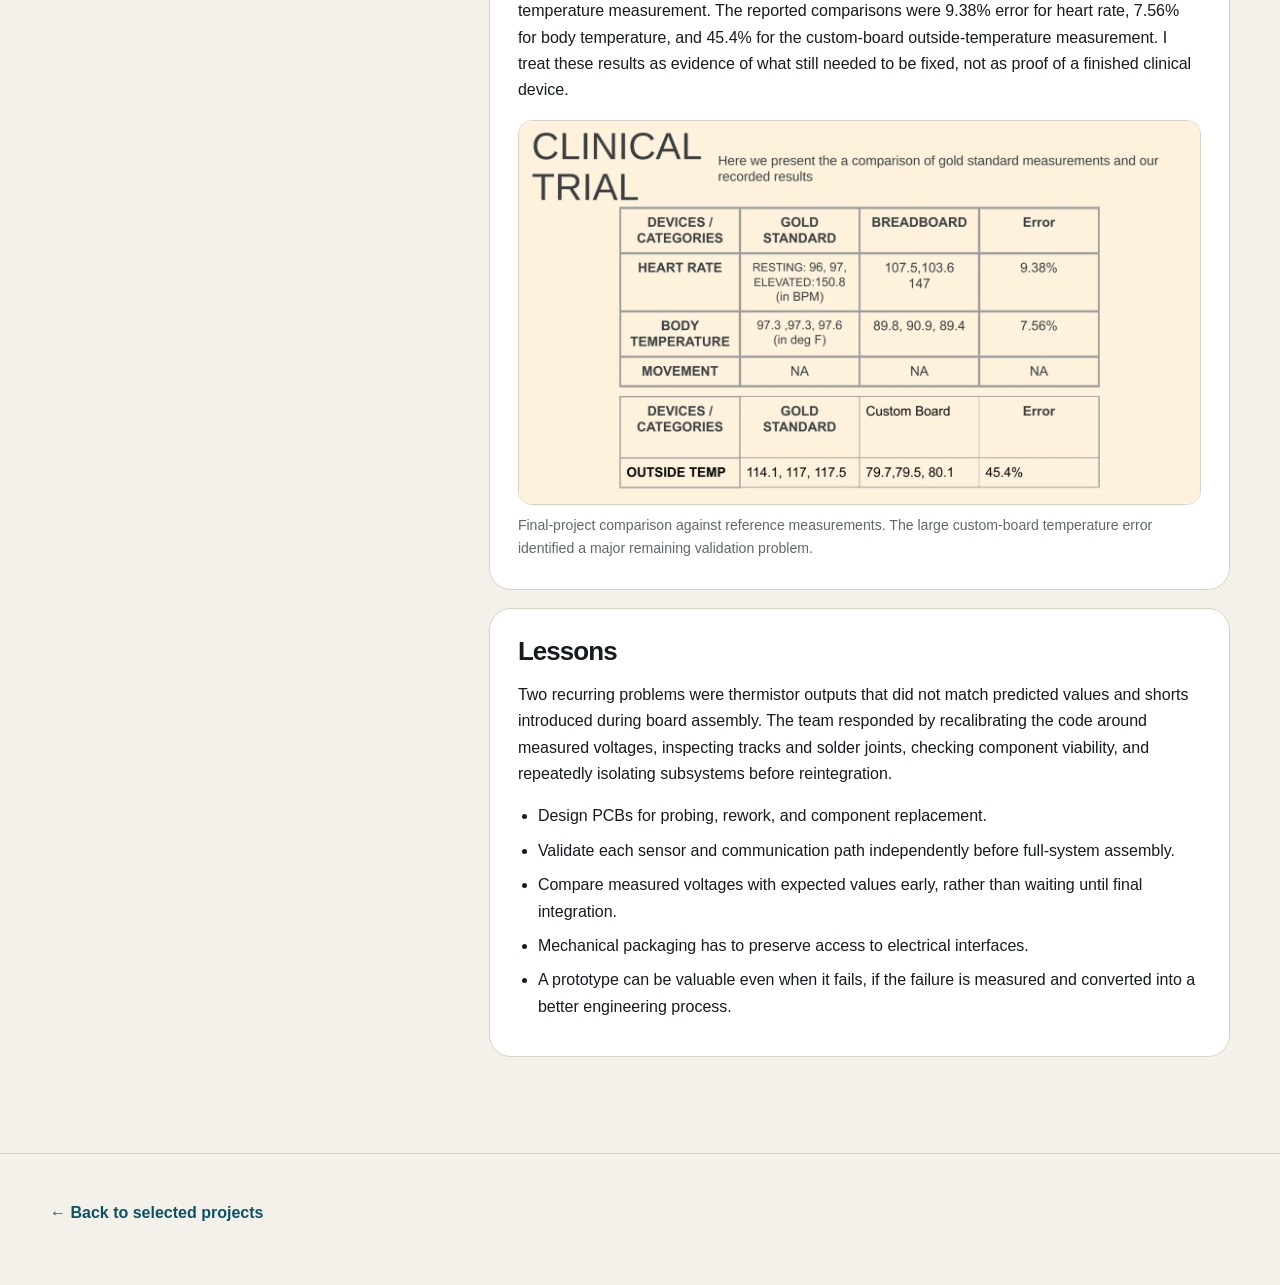
<file: projects/wearable.html>
<!doctype html>
<html lang="en">
<head>
  <meta charset="utf-8">
  <meta name="viewport" content="width=device-width, initial-scale=1">
  <meta name="description" content="Track Your Trek heat-illness monitoring wearable engineering project by Alvaro Cruz Perez.">
  <title>Track Your Trek Wearable | Alvaro Alejandro Cruz Perez</title>
  <link rel="stylesheet" href="../assets/styles.css">
</head>
<body>
<header class="site-header"><nav class="container nav" aria-label="Primary navigation"><a class="brand" href="../index.html">Alvaro Alejandro Cruz Perez</a><div class="nav-links"><a href="../index.html#projects">Projects</a><a href="../index.html#outputs">Presentations and Publications</a><a href="../index.html#about">About</a><a href="../resume/Alvaro_Cruz_Perez_Resume.pdf">Resume</a><a href="https://github.com/AlvaroCruz15" target="_blank" rel="noopener">GitHub</a><a href="https://www.linkedin.com/in/alvaro-cruz-perez-540413274/" target="_blank" rel="noopener">LinkedIn</a></div></nav></header>
<main>
<section class="project-hero"><div class="container"><span class="eyebrow">Medical Device Design • Wearables • PCB + Sensing • Rapid Prototyping</span><h1>Track Your Trek</h1><p class="hero-copy">A wearable heat-illness monitoring concept for hikers that combined physiological sensing, motion, temperature, wireless communication, alerts, and custom electronics. The project became an important lesson in designing for integration, calibration, testability, and failure recovery.</p></div></section>
<section class="section"><div class="container case-grid">
  <aside class="case-sidebar">
    <div class="card"><h3>Project snapshot</h3><ul class="list-clean"><li>Course: Medical Device Design, Six-week Final Project, Spring 2025</li><li>Target use: heat-illness awareness for hikers</li><li>Sensing: heart rate, acceleration, temperature</li><li>Communication: LoRa transmitter / receiver</li><li>Hardware: custom PCB development, ESP-based control, alerts</li><li>My focus: PCB design, sensor debugging, assembly, integration, and receiver setup</li></ul><div class="inline-links"><a href="../project-docs/Track_Your_Trek_Presentation.pdf">Project presentation</a><a href="../project-docs/Track_Your_Trek_Engineering_Journal.pdf">Engineering journal</a></div></div>
  </aside>
  <div>
    <section class="case-section"><p class="quote">The most valuable outcome was learning to treat a biomedical device as a chain of dependent subsystems: sensing, power, communication, packaging, software, calibration, and validation.</p></section>

    <section class="case-section"><h2>Clinical need and system concept</h2><p>The team designed Track Your Trek around hikers exposed to prolonged heat. The concept was to combine physiological and motion indicators with temperature measurements, transmit data to a ranger-station receiver using LoRa, and provide visual or audible alerts when measurements crossed defined thresholds.</p><figure class="figure-card"><img src="../assets/images/wearable-system.png" alt="Track Your Trek technical system concept showing the wearable hat, ranger station, alerts, sensors and LoRa communication"><figcaption>System concept from the final presentation: wearable sensing on the hat, wireless LoRa communication, and a ranger-station alert unit.</figcaption></figure></section>

    <section class="case-section"><h2>My engineering work</h2><p>I worked directly on the electronics and integration path. Early in the project I debugged the MAX30102 pulse-oximetry sensor and investigated signal noise. I then reviewed sensor interfaces, developed the first mainboard layout in Eagle, worked on the LoRa receiver, submitted the mainboard for fabrication, soldered and assembled hardware, probed voltage outputs, and helped integrate the boards into the final system.</p><p>The work also included debugging the accelerometer with a separate ESP, soldering pin connections for more reliable interfaces, and troubleshooting the temperature-sensing circuitry during final assembly.</p></section>

    <section class="case-section"><h2>PCB and subsystem integration</h2><p>The project progressed from commercial-module testing toward custom boards. The final documentation includes an accelerometer/ESP board plus separate pulse-oximetry and thermistor boards. This was where layout choices, solder quality, component viability, wiring, and access for rework became practical engineering constraints rather than abstract design considerations.</p><figure class="figure-card"><img src="../assets/images/wearable-pcb.webp" alt="Track Your Trek custom PCB layouts and assembled sensor boards"><figcaption>Custom PCB layouts and assembled hardware shown in the final project presentation.</figcaption></figure></section>

    <section class="case-section"><h2>Communication and software</h2><p>The prototype used LoRa communication between the wearable and the monitoring station. The software initialized the sensors, calculated and averaged heart rate when contact was detected, read acceleration and temperature data, assembled those values into a message, and transmitted the message at regular intervals. The team also built a simple display and alert logic for received measurements.</p><figure class="figure-card"><img src="../assets/images/wearable-debugging.webp" alt="Track Your Trek debugging process showing problems, solutions and next steps"><figcaption>The documented debugging process connected observed failures to corrective action and design changes for future iterations.</figcaption></figure></section>

    <section class="case-section"><h2>Validation exposed the limitations</h2><p>The final comparison against reference measurements showed that the breadboard prototype was much closer to the reference for heart rate and body temperature than the custom-board temperature measurement. The reported comparisons were 9.38% error for heart rate, 7.56% for body temperature, and 45.4% for the custom-board outside-temperature measurement. I treat these results as evidence of what still needed to be fixed, not as proof of a finished clinical device.</p><figure class="figure-card"><img src="../assets/images/wearable-validation.webp" alt="Track Your Trek clinical comparison table showing reference measurements and prototype error"><figcaption>Final-project comparison against reference measurements. The large custom-board temperature error identified a major remaining validation problem.</figcaption></figure></section>

    <section class="case-section"><h2>Lessons</h2><p>Two recurring problems were thermistor outputs that did not match predicted values and shorts introduced during board assembly. The team responded by recalibrating the code around measured voltages, inspecting tracks and solder joints, checking component viability, and repeatedly isolating subsystems before reintegration.</p><ul class="list-clean"><li>Design PCBs for probing, rework, and component replacement.</li><li>Validate each sensor and communication path independently before full-system assembly.</li><li>Compare measured voltages with expected values early, rather than waiting until final integration.</li><li>Mechanical packaging has to preserve access to electrical interfaces.</li><li>A prototype can be valuable even when it fails, if the failure is measured and converted into a better engineering process.</li></ul></section>
  </div>
</div></section>
</main>
<footer class="footer"><div class="container"><a href="../index.html#projects">← Back to selected projects</a></div></footer>
</body>
</html>
</file>
<file: assets/styles.css>
:root {
  --bg: #f4f1eb;
  --surface: #ffffff;
  --surface-2: #ebe7df;
  --ink: #151b1f;
  --muted: #5f686e;
  --line: #d8d3ca;
  --accent: #0c5267;
  --accent-strong: #083b4b;
  --accent-soft: #deedf1;
  --warm: #8a5d2c;
  --max: 1180px;
  --radius: 22px;
  --shadow: 0 16px 44px rgba(24, 36, 42, 0.08);
}

* { box-sizing: border-box; }
html { scroll-behavior: smooth; }
body {
  margin: 0;
  font-family: Inter, ui-sans-serif, -apple-system, BlinkMacSystemFont, "Segoe UI", sans-serif;
  background: var(--bg);
  color: var(--ink);
  line-height: 1.65;
}
img { max-width: 100%; display: block; }
a { color: inherit; }
.container { width: min(var(--max), calc(100% - 44px)); margin: 0 auto; }

.site-header {
  position: sticky;
  top: 0;
  z-index: 20;
  background: rgba(244, 241, 235, 0.94);
  backdrop-filter: blur(14px);
  border-bottom: 1px solid rgba(216, 211, 202, 0.92);
}
.nav {
  min-height: 72px;
  display: flex;
  justify-content: space-between;
  align-items: center;
  gap: 24px;
}
.brand { font-weight: 900; text-decoration: none; letter-spacing: -0.025em; }
.nav-links { display: flex; gap: 18px; align-items: center; flex-wrap: wrap; }
.nav-links a { text-decoration: none; color: var(--muted); font-size: .92rem; font-weight: 750; }
.nav-links a:hover, .nav-links a:focus-visible { color: var(--accent); }

.hero { padding: 104px 0 72px; }
.hero-grid { display: grid; grid-template-columns: 1.32fr .68fr; gap: 40px; align-items: end; }
.eyebrow {
  display: inline-flex;
  padding: 6px 11px;
  border-radius: 999px;
  background: var(--accent-soft);
  color: var(--accent);
  font-size: .76rem;
  font-weight: 850;
  letter-spacing: .08em;
  text-transform: uppercase;
}
h1, h2, h3 { line-height: 1.13; letter-spacing: -0.035em; margin-top: 0; }
h1 { font-size: clamp(3rem, 6.4vw, 5.35rem); max-width: 970px; margin: 22px 0 24px; }
h2 { font-size: clamp(2rem, 4vw, 3.15rem); margin-bottom: 14px; }
h3 { font-size: 1.34rem; }
.hero-copy { max-width: 850px; font-size: 1.22rem; color: var(--muted); margin: 0 0 30px; }
.actions { display: flex; flex-wrap: wrap; gap: 12px; }
.button {
  display: inline-flex;
  align-items: center;
  justify-content: center;
  min-height: 47px;
  padding: 0 18px;
  border-radius: 12px;
  background: var(--accent);
  border: 1px solid var(--accent);
  color: white;
  text-decoration: none;
  font-weight: 850;
}
.button:hover, .button:focus-visible { background: var(--accent-strong); border-color: var(--accent-strong); }
.button.secondary { background: transparent; color: var(--accent); }
.button.secondary:hover, .button.secondary:focus-visible { background: var(--accent-soft); }

.hero-panel {
  background: var(--surface);
  border: 1px solid var(--line);
  border-radius: var(--radius);
  padding: 26px;
  box-shadow: var(--shadow);
}
.hero-panel p { margin: 0; color: var(--muted); }
.hero-panel strong { color: var(--ink); }
.focus-list { display: flex; flex-wrap: wrap; gap: 8px; margin-top: 18px; }

.section { padding: 78px 0; }
.section.alt { background: var(--surface-2); border-top: 1px solid var(--line); border-bottom: 1px solid var(--line); }
.section-head { max-width: 820px; margin-bottom: 34px; }
.section-head p, .card p { color: var(--muted); }
.statement {
  max-width: 980px;
  font-size: clamp(1.42rem, 2.6vw, 2rem);
  line-height: 1.48;
  letter-spacing: -0.02em;
  margin: 0;
}
.statement strong { color: var(--accent); }

.capability-grid { display: grid; grid-template-columns: repeat(3, 1fr); gap: 16px; margin-top: 32px; }
.capability { border-top: 4px solid var(--accent); }
.capability h3 { margin-bottom: 7px; }
.capability p { margin-bottom: 0; }
.coursework-grid {
  display: grid;
  grid-template-columns: repeat(2, minmax(0, 1fr));
  gap: 18px;
}

.course-card h3 {
  margin-bottom: 10px;
  font-size: 1.2rem;
}

.course-card p {
  margin: 0;
}
.projects-section-head {
  max-width: 900px;
  margin-bottom: 48px;
}

.projects-main-title {
  font-size: clamp(2.7rem, 5vw, 4.1rem);
  line-height: 1.06;
  margin: 14px 0 16px;
}

.project-group-heading {
  max-width: 760px;
  margin: 0 0 24px;
}

.project-group-heading.academic-heading {
  margin-top: 64px;
}

.project-group-heading .eyebrow {
  font-size: .8rem;
  padding: 7px 12px;
}

.project-group-heading h3 {
  font-size: clamp(1.8rem, 3vw, 2.35rem);
  line-height: 1.12;
  margin: 14px 0 10px;
}

.project-group-heading p {
  color: var(--muted);
  margin: 0;
  max-width: 720px;
}

.project-grid {
  display: grid;
  grid-template-columns: repeat(2, minmax(0, 1fr));
  gap: 22px;
  align-items: stretch;
}

.card {
  background: var(--surface);
  border: 1px solid var(--line);
  border-radius: var(--radius);
  padding: 27px;
  box-shadow: var(--shadow);
}

.project-card {
  min-width: 0;
  min-height: 100%;
  display: flex;
  flex-direction: column;
}

.project-card-visual {
  padding: 0;
  overflow: hidden;
}

.project-card-body {
  padding: 27px;
  display: flex;
  flex-direction: column;
  flex: 1;
}

/* Base visual area. Each project below can override height / fit / position. */
.project-visual {
  width: 100%;
  height: 250px;
  overflow: hidden;
  position: relative;
  background: var(--surface-2);
  border-bottom: 1px solid var(--line);
}

.project-visual img {
  width: 100%;
  height: 100%;
  display: block;
}

/* ===== CUSTOM IMAGE CONTROLS =====
   Edit only these blocks when one image needs different sizing.
   height controls the card's image area.
   object-fit: contain = show the whole image.
   object-fit: cover   = fill the area and crop if needed.
   object-position changes which part stays visible when using cover.
*/

.cradle-visual {
  height: 300px;
  background: #ffffff;
}
.cradle-visual img {
  object-fit: contain;
  object-position: center;
  padding: 10px;
}

.bioboat-visual {
  height: 350px;
  background: #eef2f2;
}
.bioboat-visual img {
  object-fit: cover;
  object-position: center;
  padding: 0px;
}

.wearable-visual {
  height: 320px;
  background: #fff4df;
}
.wearable-visual img {
  object-fit: contain;
  object-position: center;
  padding: 8px;
}

.handover-visual {
  height: 280px;
  background: #f3f3f0;
}
.handover-visual img {
  object-fit: contain;
  object-position: center;
  padding: 8px;
}

.project-number {
  font-size: .8rem;
  color: var(--warm);
  font-weight: 900;
  letter-spacing: .07em;
  text-transform: uppercase;
}

.project-card h3 {
  font-size: 1.58rem;
  margin: 14px 0 10px;
}

.project-card .lesson {
  margin-top: 8px;
  margin-bottom: 0;
  font-weight: 700;
  color: var(--ink);
}

.project-card .tags {
  margin-top: auto;
  padding-top: 20px;
  margin-bottom: 20px;
}

.tags {
  display: flex;
  gap: 8px;
  flex-wrap: wrap;
}

.tag {
  padding: 5px 9px;
  border-radius: 999px;
  background: var(--accent-soft);
  color: var(--accent);
  border: 1px solid #cbdde2;
  font-size: .77rem;
  font-weight: 800;
}

.card-link {
  text-decoration: none;
  color: var(--accent);
  font-weight: 900;
}
.card-link:hover, .card-link:focus-visible { text-decoration: underline; }

/* NDA-safe visual for MACRO */
.macro-visual {
  height: 350px;
  display: grid;
  place-items: center;
  background:
    radial-gradient(circle at 20% 20%, rgba(12, 82, 103, .15), transparent 36%),
    linear-gradient(135deg, #edf4f5, #dce8eb);
}
.macro-mark { text-align: center; }
.macro-mark span {
  display: block;
  color: var(--accent);
  font-size: clamp(2.4rem, 5vw, 3.5rem);
  font-weight: 950;
  line-height: 1;
  letter-spacing: -.06em;
}
.macro-mark small {
  display: block;
  margin-top: 11px;
  color: var(--muted);
  font-size: .72rem;
  font-weight: 850;
  letter-spacing: .12em;
  text-transform: uppercase;
}

/* CSS-only visual for gait until a project image is added */
.gait-visual {
  height: 350px;
  background: linear-gradient(135deg, #e6f0f2 0%, #d7e7eb 100%);
}
.gait-graphic { width: 100%; height: 100%; position: relative; overflow: hidden; }
.gait-line {
  position: absolute;
  width: 58%;
  height: 3px;
  left: 21%;
  top: 47%;
  background: var(--accent);
  transform: rotate(-8deg);
  transform-origin: center;
}
.gait-point {
  position: absolute;
  width: 18px;
  height: 18px;
  border-radius: 50%;
  background: var(--accent);
  border: 4px solid rgba(255,255,255,.9);
  box-shadow: 0 3px 10px rgba(8,59,75,.18);
}
.gait-point-1 { left: 21%; top: 51%; }
.gait-point-2 { left: 38%; top: 40%; }
.gait-point-3 { left: 57%; top: 45%; }
.gait-point-4 { left: 75%; top: 31%; }
.gait-label { position: absolute; left: 26px; bottom: 22px; }
.gait-label strong { display: block; color: var(--accent-strong); font-size: 1.1rem; }
.gait-label small { display: block; margin-top: 3px; color: var(--muted); font-weight: 700; }

.research-overview { display: grid; grid-template-columns: .9fr 1.1fr; gap: 22px; align-items: start; }
.research-steps { display: grid; gap: 12px; }
.step {
  display: grid;
  grid-template-columns: 44px 1fr;
  gap: 14px;
  align-items: start;
  padding: 18px 0;
  border-top: 1px solid var(--line);
}
.step:first-child { border-top: 0; padding-top: 0; }
.step-number { width: 36px; height: 36px; border-radius: 50%; display: grid; place-items: center; background: var(--accent); color: #fff; font-weight: 900; }
.step h3 { margin: 2px 0 5px; font-size: 1.12rem; }
.step p { margin: 0; color: var(--muted); }

.output-grid { display: grid; grid-template-columns: repeat(2, minmax(0,1fr)); gap: 18px; }
.output-card { padding: 0; overflow: hidden; display: flex; flex-direction: column; }
.output-image { aspect-ratio: 16 / 9; background: #dfe5e5; border-bottom: 1px solid var(--line); overflow: hidden; }
.output-image img { width: 100%; height: 100%; object-fit: cover; }
.output-body { padding: 24px; display: flex; flex-direction: column; flex: 1; }
.output-meta { color: var(--warm); font-size: .78rem; text-transform: uppercase; font-weight: 900; letter-spacing: .07em; }
.output-body h3 { margin: 9px 0 10px; font-size: 1.35rem; }
.output-body p { margin-top: 0; }
.output-links { display: flex; flex-wrap: wrap; gap: 12px; margin-top: auto; padding-top: 8px; }
.output-links a { color: var(--accent); font-weight: 850; text-decoration: none; }
.output-links a:hover, .output-links a:focus-visible { text-decoration: underline; }
.output-card.text-only { min-height: 260px; }
.output-card.text-only .output-body { justify-content: space-between; }

.split { display: grid; grid-template-columns: 1.05fr .95fr; gap: 20px; }
.list-clean { padding-left: 20px; margin-bottom: 0; }
.list-clean li { margin-bottom: 8px; }
.inline-links { display: flex; flex-wrap: wrap; gap: 12px; margin-top: 20px; }
.inline-links a { color: var(--accent); font-weight: 850; text-decoration: none; }
.inline-links a:hover, .inline-links a:focus-visible { text-decoration: underline; }

.project-hero { padding: 82px 0 42px; }
.project-hero h1 { font-size: clamp(2.7rem, 6vw, 4.7rem); }
.project-hero .hero-copy { max-width: 830px; }
.case-grid { display: grid; grid-template-columns: .72fr 1.28fr; gap: 22px; align-items: start; }
.case-sidebar { position: sticky; top: 94px; }
.case-section {
  background: var(--surface);
  border: 1px solid var(--line);
  border-radius: var(--radius);
  padding: 28px;
  margin-bottom: 18px;
}
.case-section h2 { font-size: 1.62rem; }
.case-section p:last-child { margin-bottom: 0; }
.quote {
  font-size: 1.18rem;
  line-height: 1.55;
  color: var(--accent);
  border-left: 4px solid var(--accent);
  padding-left: 18px;
}
.note {
  padding: 16px 18px;
  border-radius: 12px;
  background: #fff9eb;
  border: 1px solid #eadfb8;
  color: #5f5335;
  font-size: .9rem;
}
.figure-card { margin: 0; }
.figure-card img { border-radius: 14px; border: 1px solid var(--line); background: #fff; width: 100%; }
.figure-card figcaption { margin-top: 9px; color: var(--muted); font-size: .88rem; }
.gallery-grid { display: grid; grid-template-columns: repeat(2, minmax(0,1fr)); gap: 14px; }
.gallery-grid.three { grid-template-columns: repeat(3, minmax(0,1fr)); }
.gallery-grid .figure-card img { height: 230px; object-fit: cover; }
.small { color: var(--muted); font-size: .9rem; }

.footer { padding: 46px 0 58px; border-top: 1px solid var(--line); color: var(--muted); }
.footer-grid { display: flex; justify-content: space-between; gap: 24px; align-items: flex-end; flex-wrap: wrap; }
.footer a { color: var(--accent); font-weight: 750; text-decoration: none; }
.footer a:hover, .footer a:focus-visible { text-decoration: underline; }

@media (max-width: 900px) {
  .hero-grid, .project-grid, .split, .research-overview, .case-grid { grid-template-columns: 1fr; }
  .capability-grid { grid-template-columns: 1fr 1fr; }
  .case-sidebar { position: static; }
}
@media (max-width: 680px) {
  .project-visual { height: 210px; }
  .cradle-visual { height: 245px; }
  .wearable-visual { height: 260px; }
  .handover-visual { height: 230px; }
  .bioboat-visual { height: 230px; }
  .projects-main-title { font-size: 2.55rem; }
  .project-group-heading.academic-heading { margin-top: 52px; }

  .container { width: min(var(--max), calc(100% - 28px)); }
  .nav { padding: 14px 0; align-items: flex-start; }
  .nav-links { justify-content: flex-end; gap: 10px; }
  .nav-links a:nth-child(3), .nav-links a:nth-child(4) { display: none; }
  .hero { padding-top: 66px; }
  .capability-grid, .output-grid, .gallery-grid, .gallery-grid.three { grid-template-columns: 1fr; }
  .gallery-grid .figure-card img { height: auto; }
  .coursework-grid {grid-template-columns: 1fr;}
}
</file>
